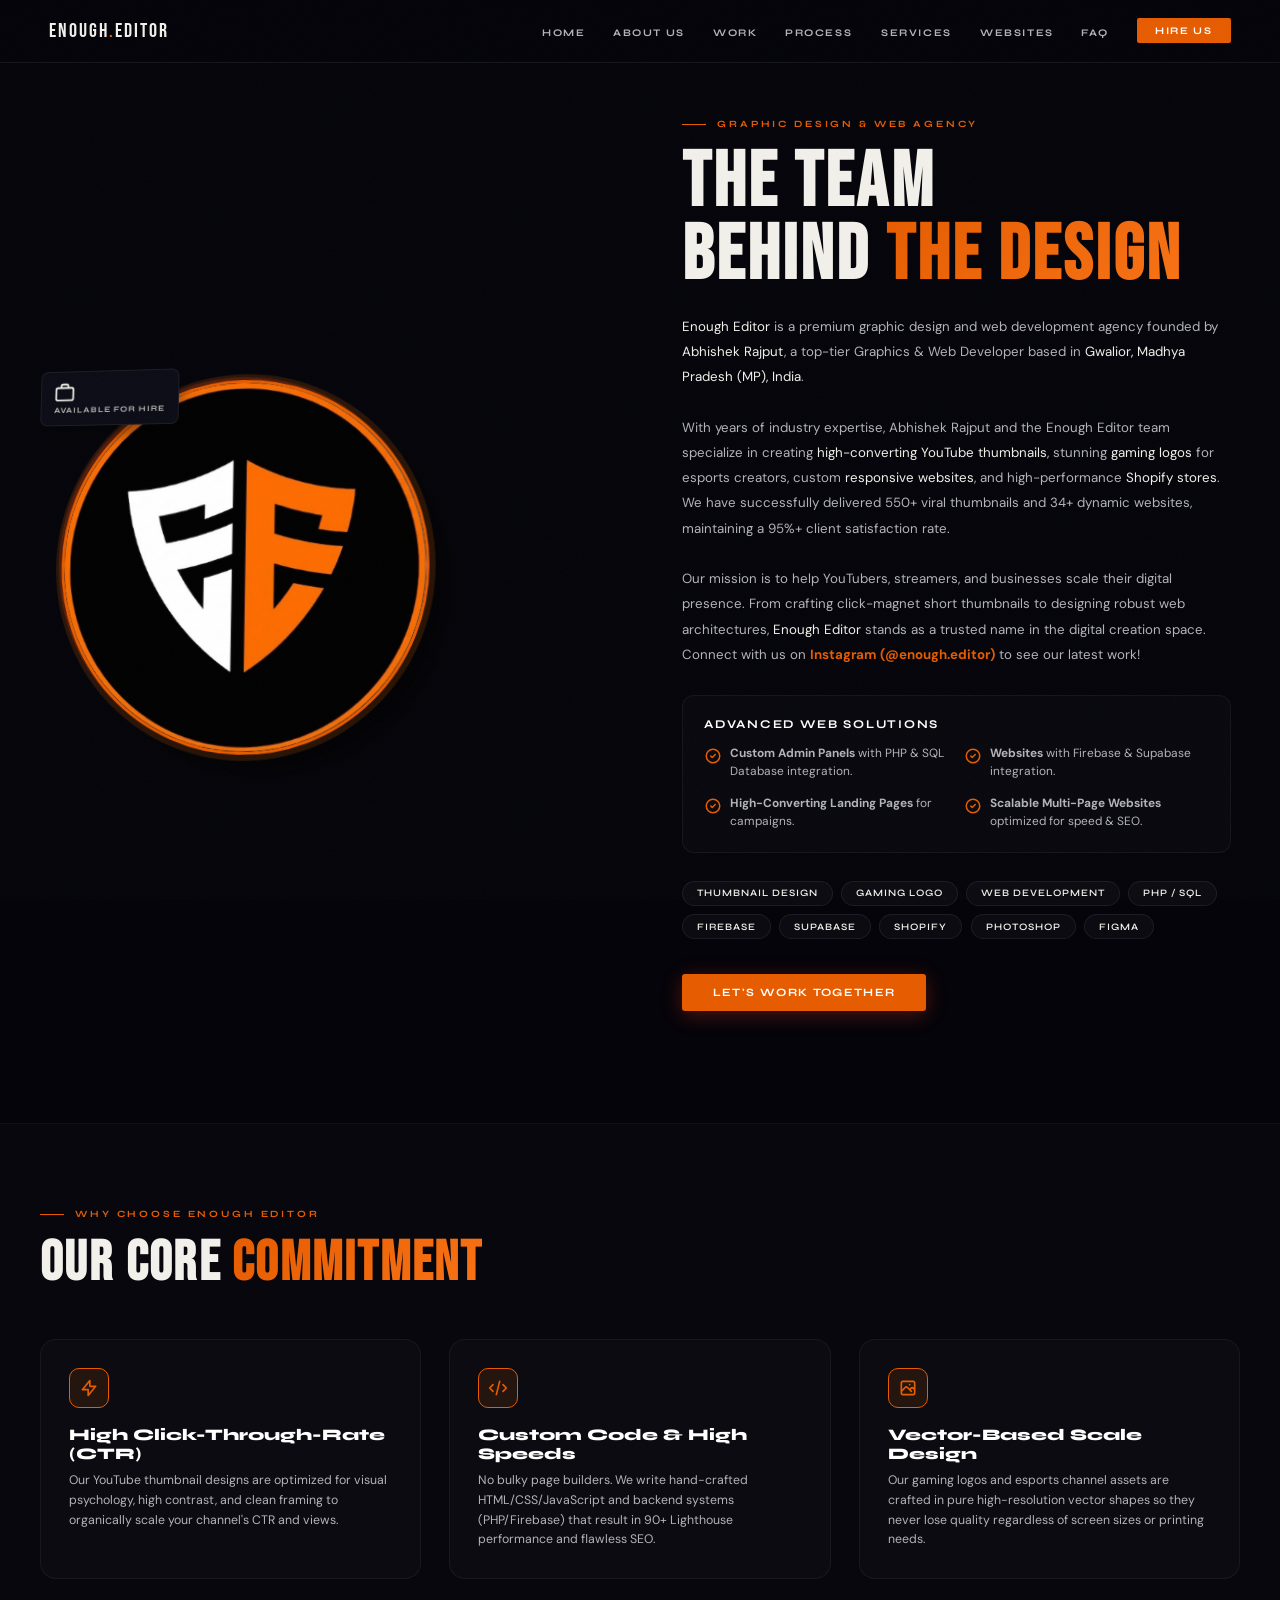
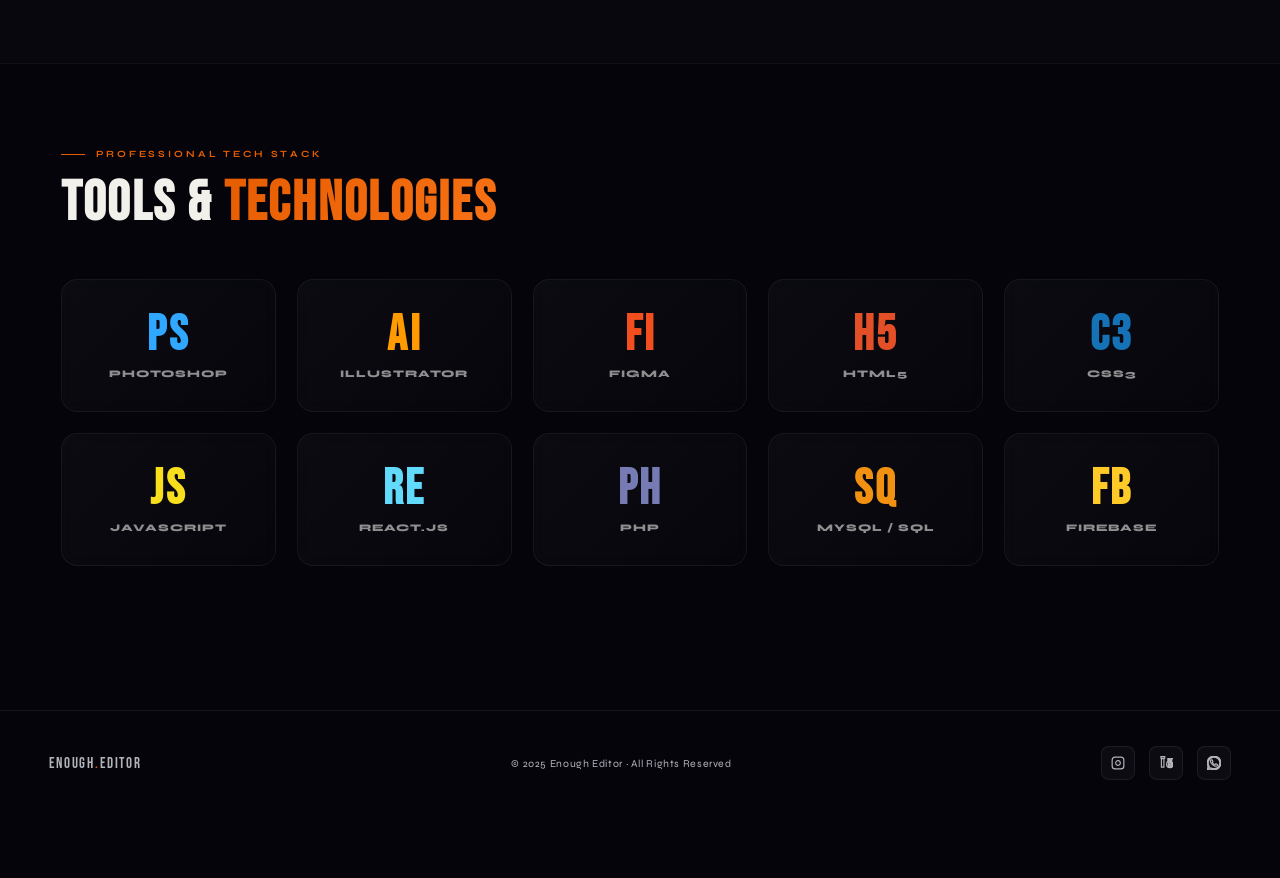
<file: about-us.html>
<!DOCTYPE html>
<html lang="en">

<head>
  <meta charset="UTF-8">
  <meta name="viewport" content="width=device-width, initial-scale=1.0">
  <title>About Us | Enough Editor</title>
  <!-- Favicon -->
  <link rel="icon" type="image/png" href="favicon.png">
  <link rel="apple-touch-icon" href="favicon.png">

  <!-- SEO Meta Tags -->
  <link rel="canonical" href="https://enougheditorportfolio.vercel.app/about-us.html">
  <meta name="description"
    content="Enough Editor creates high-converting YouTube thumbnails, gaming logos, Shopify stores, and modern websites for creators, brands, and businesses.">
  <meta name="keywords"
    content="Enough Editor, Enough Editor Portfolio, YouTube Thumbnail Designer, Gaming Thumbnail Designer, Shopify Website Designer, Freelance Web Designer India, Gaming Logo Designer, Thumbnail Design Services">
  <meta name="author" content="Abhishek Rajput (Enough Editor)">
  <meta name="robots" content="index, follow">
  <meta name="language" content="English">
  <meta name="google-site-verification" content="_KEqO1nF2MOHul9kT4MBeJ7FigmmgYfl-TEuJ7tZtH8" />

  <!-- Open Graph / Facebook -->
  <meta property="og:type" content="website">
  <meta property="og:url" content="https://enougheditorportfolio.vercel.app/">
  <meta property="og:title" content="Enough Editor | YouTube Thumbnail Designer & Web Developer">
  <meta property="og:description"
    content="Gaming thumbnails, logos & web design services by Enough Editor. High-converting Shopify stores and modern websites.">
  <meta property="og:image" content="https://enougheditorportfolio.vercel.app/assets/Thumbnail/Bgmi%20Gaming%20thumbnail.jpg">
  <meta name="twitter:card" content="summary_large_image">
  <meta name="twitter:title" content="Enough Editor | YouTube Thumbnail Designer & Web Developer">
  <meta name="twitter:description"
    content="Gaming thumbnails, logos & web design services by Enough Editor. High-converting Shopify stores and modern websites.">
  
  <!-- JSON-LD Schema Markup -->
  <script type="application/ld+json">
  {
    "@context": "https://schema.org",
    "@graph": [
      {
        "@type": "Organization",
        "@id": "https://enougheditorportfolio.vercel.app/#organization",
        "name": "Enough Editor",
        "url": "https://enougheditorportfolio.vercel.app/",
        "sameAs": [
          "https://www.instagram.com/enough.editor/",
          "https://www.behance.net/abhishekrajput"
        ],
        "founder": {
          "@id": "https://enougheditorportfolio.vercel.app/#person"
        }
      },
      {
        "@type": "Person",
        "@id": "https://enougheditorportfolio.vercel.app/#person",
        "name": "Abhishek Rajput",
        "alternateName": "Enough Editor",
        "jobTitle": "Lead Designer & Developer",
        "url": "https://enougheditorportfolio.vercel.app/",
        "description": "Abhishek Rajput, known professionally as Enough Editor, is a top-tier graphic designer and web developer specializing in high-converting YouTube thumbnails, gaming logos, Shopify stores, and modern digital experiences."
      },
      {
        "@type": "FAQPage",
        "mainEntity": [
          {
            "@type": "Question",
            "name": "Who is Enough Editor?",
            "acceptedAnswer": {
              "@type": "Answer",
              "text": "Enough Editor is the professional moniker of Abhishek Rajput, a lead designer and web developer specializing in YouTube thumbnails, gaming logos, Shopify stores, and modern web applications."
            }
          },
          {
            "@type": "Question",
            "name": "What services does Enough Editor provide?",
            "acceptedAnswer": {
              "@type": "Answer",
              "text": "Enough Editor provides professional graphic design and web development services, including high-converting YouTube thumbnails, brand identity design, UI/UX design, and custom Shopify store development."
            }
          }
        ]
      },
      {
        "@type": "ProfessionalService",
        "name": "Enough Editor Design Services",
        "description": "High-converting YouTube thumbnails, gaming logos, Shopify stores, and modern websites.",
        "url": "https://enougheditorportfolio.vercel.app/",
        "provider": {
          "@id": "https://enougheditorportfolio.vercel.app/#organization"
        },
        "priceRange": "$$"
      }
    ]
  }
  </script>
  
  <link rel="preconnect" href="https://fonts.googleapis.com">
  <link rel="preconnect" href="https://fonts.gstatic.com" crossorigin>
  <link href="https://fonts.googleapis.com/css2?family=Bebas+Neue&family=Syne:wght@400;600;700;800&family=DM+Sans:ital,wght@0,300;0,400;1,300&display=swap" rel="stylesheet" media="print" onload="this.media='all'">
  <noscript>
    <link href="https://fonts.googleapis.com/css2?family=Bebas+Neue&family=Syne:wght@400;600;700;800&family=DM+Sans:ital,wght@0,300;0,400;1,300&display=swap" rel="stylesheet">
  </noscript>
  <link rel="preload" href="assets/Profile Pic/favicon.webp" as="image" fetchpriority="high">
  <style>
.no-scroll{overflow: hidden !important}*,*::before,*::after{margin: 0;padding: 0;box-sizing: border-box}:root{--bg: #04040a;--surface: #0c0c16;--accent: #e65c00;--accent2: #f97316;--gold: #ffc846;--text: #f2f0ea;--muted: #b3b3ba;--glass: rgba(255,255,255,0.03);--glass-b: rgba(255,255,255,0.07)}html{font-size: 14px;scroll-behavior: smooth}body{background: var(--bg);color: var(--text);font-family: 'DM Sans',sans-serif;overflow-x: hidden;cursor: none}#cur{position: fixed;width: 10px;height: 10px;background: var(--accent);border-radius: 50%;pointer-events: none;z-index: 200000;transform: translate(-50%,-50%);transition: width .15s,height .15s,background .2s}#cur-ring{position: fixed;width: 36px;height: 36px;border: 1.5px solid rgba(255,58,31,.5);border-radius: 50%;pointer-events: none;z-index: 199999;transform: translate(-50%,-50%);transition: all .22s cubic-bezier(.2,.8,.3,1)}body::after{content: '';position: fixed;inset: 0;pointer-events: none;z-index: 9000;opacity: .028;background-image: url("data:image/svg+xml,%3Csvg xmlns='http://www.w3.org/2000/svg' width='300' height='300'%3E%3Cfilter id='n'%3E%3CfeTurbulence type='fractalNoise' baseFrequency='.85' numOctaves='4' stitchTiles='stitch'/%3E%3C/filter%3E%3Crect width='300' height='300' filter='url(%23n)'/%3E%3C/svg%3E")}nav{position: fixed;top: 0;left: 0;right: 0;z-index: 700;display: flex;align-items: center;justify-content: space-between;padding: 1.3rem 3.5rem;transition: background .4s,border-color .4s,backdrop-filter .4s;border-bottom: 1px solid transparent}nav.scrolled{background: rgba(4,4,10,.85);border-color: var(--glass-b);backdrop-filter: blur(8px)}.logo{font-family: 'Bebas Neue',sans-serif;font-size: 1.45rem;letter-spacing: .1em;text-decoration: none;color: var(--text)}.logo span{color: var(--accent)}.nav-links{display: flex;gap: 2rem;list-style: none;align-items: center}.nav-links a{font-family: 'Syne',sans-serif;font-size: .72rem;font-weight: 700;letter-spacing: .16em;text-transform: uppercase;color: var(--muted);text-decoration: none;transition: color .2s}.nav-links a:hover{color: var(--text)}.nav-hire{background: var(--accent);color: #fff !important;padding: .48rem 1.3rem;border-radius: 2px;font-family: 'Syne',sans-serif;font-size: .72rem;font-weight: 700;letter-spacing: .12em;text-transform: uppercase;text-decoration: none;transition: background .2s,transform .2s,box-shadow .2s;box-shadow: 0 0 0 0 rgba(255,58,31,0)}.nav-hire:hover{background: #ff1f00;transform: translateY(-1px);box-shadow: 0 8px 20px rgba(255,58,31,.4)}#hero{min-height: 100vh;display: flex;align-items: center;justify-content: center;position: relative;overflow: hidden;padding: 8rem 3.5rem 9rem}.orb{position: absolute;border-radius: 50%;filter: blur(120px);pointer-events: none;animation: orbFloat 10s ease-in-out infinite}.orb1{width: 600px;height: 600px;background: radial-gradient(circle,rgba(255,58,31,.18),transparent 70%);top: -15%;left: -10%;animation-delay: 0s}.orb2{width: 500px;height: 500px;background: radial-gradient(circle,rgba(255,140,0,.12),transparent 70%);bottom: -10%;right: -8%;animation-delay: -5s}.orb3{width: 300px;height: 300px;background: radial-gradient(circle,rgba(100,60,255,.1),transparent 70%);top: 40%;left: 60%;animation-delay: -3s}@keyframes orbFloat{0%,100%{transform: translate(0,0) scale(1)}50%{transform: translate(30px,-30px) scale(1.05)}}.grid-bg{position: absolute;inset: 0;background-image: linear-gradient(rgba(255,58,31,.04) 1px,transparent 1px),linear-gradient(90deg,rgba(255,58,31,.04) 1px,transparent 1px);background-size: 60px 60px;transform: perspective(600px) rotateX(15deg) scale(1.1);transform-origin: bottom center;pointer-events: none;opacity: .7;animation: gridPulse 6s ease-in-out infinite}@keyframes gridPulse{0%,100%{opacity: .5}50%{opacity: .9}}.hero-scene{position: relative;perspective: 1200px;display: flex;flex-direction: column;align-items: center;z-index: 2;text-align: center;max-width: 900px}.hero-tag{font-family: 'Syne',sans-serif;font-size: .72rem;font-weight: 700;letter-spacing: .3em;text-transform: uppercase;color: var(--accent);margin-bottom: 1.5rem;opacity: 0;animation: fadeUp .8s .2s forwards;display: flex;align-items: center;gap: .8rem}.hero-tag::before,.hero-tag::after{content: '';display: block;width: 30px;height: 1px;background: var(--accent)}.hero-name{font-family: 'Bebas Neue',sans-serif;font-size: clamp(4rem,11vw,10rem);line-height: .92;letter-spacing: .04em;color: var(--text);opacity: 0;animation: fadeUp .9s .4s forwards;transform-style: preserve-3d}.hero-name .stroke{-webkit-text-stroke: 2px var(--text);color: transparent;display: block;background: linear-gradient(135deg,var(--accent),var(--accent2));-webkit-background-clip: text;background-clip: text;-webkit-text-fill-color: transparent}.hero-sub{font-family: 'Syne',sans-serif;font-size: 1rem;font-weight: 600;letter-spacing: .2em;text-transform: uppercase;color: var(--text);margin-top: 1.4rem;opacity: 0;animation: fadeUp .8s .6s forwards}.hero-sub span{color: var(--accent)}.hero-desc{font-size: .95rem;line-height: 1.8;color: var(--muted);max-width: 480px;margin-top: 1.8rem;opacity: 0;animation: fadeUp .8s .8s forwards}.hero-btns{display: flex;gap: 1rem;margin-top: 2.8rem;opacity: 0;animation: fadeUp .8s 1s forwards}.btn-primary{background: var(--accent);color: #fff;padding: .85rem 2.2rem;font-family: 'Syne',sans-serif;font-size: .8rem;font-weight: 700;letter-spacing: .12em;text-transform: uppercase;text-decoration: none;border-radius: 3px;transition: all .25s;box-shadow: 0 4px 20px rgba(255,58,31,.3);display: inline-flex;align-items: center;justify-content: center;gap: .6rem}.btn-primary:hover{background: #ff1f00;transform: translateY(-3px) scale(1.02);box-shadow: 0 12px 20px rgba(255,58,31,.45)}.btn-outline{border: 1.5px solid var(--glass-b);color: var(--text);padding: .85rem 2.2rem;font-family: 'Syne',sans-serif;font-size: .8rem;font-weight: 700;letter-spacing: .12em;text-transform: uppercase;text-decoration: none;border-radius: 3px;transition: all .25s;backdrop-filter: blur(8px);background: var(--glass);display: inline-flex;align-items: center;justify-content: center;gap: .6rem}.btn-outline:hover{border-color: var(--accent);color: var(--accent);transform: translateY(-3px)}.hero-float-cards{display: flex;gap: 1.2rem;margin-top: 4rem;opacity: 0;animation: fadeUp .8s 1.2s forwards}.float-card{background: var(--glass);border: 1px solid var(--glass-b);border-radius: 12px;padding: 1rem 1.4rem;backdrop-filter: blur(8px);font-family: 'Syne',sans-serif;transition: transform .3s;transform-style: preserve-3d}.float-card:hover{transform: translateY(-6px) rotateX(6deg)}.float-card .num{font-family: 'Bebas Neue',sans-serif;font-size: 2.2rem;color: var(--accent);line-height: 1}.float-card .label{font-size: .68rem;font-weight: 700;letter-spacing: .14em;text-transform: uppercase;color: var(--muted);margin-top: .2rem}.scroll-indicator{position: absolute;bottom: 2rem;left: 50%;transform: translateX(-50%);display: flex;flex-direction: column;align-items: center;gap: .4rem;opacity: 0;animation: fadeUp .6s 1.8s forwards;font-family: 'Syne',sans-serif;font-size: .6rem;letter-spacing: .2em;text-transform: uppercase;color: var(--muted);z-index: 5;pointer-events: none}.scroll-line{width: 2px;height: 50px;background: linear-gradient(var(--accent),transparent);animation: scrollLine 1.5s ease-in-out infinite;box-shadow: 0 0 8px rgba(255,115,0,0.6)}@keyframes scrollLine{0%{transform: scaleY(0);transform-origin: top}50%{transform: scaleY(1);transform-origin: top}51%{transform: scaleY(1);transform-origin: bottom}100%{transform: scaleY(0);transform-origin: bottom}}@keyframes fadeUp{from{opacity: 0;transform: translateY(30px)}to{opacity: 1;transform: translateY(0)}}section{padding: 8rem 3.5rem;position: relative}.section-label{font-family: 'Syne',sans-serif;font-size: .68rem;font-weight: 700;letter-spacing: .3em;text-transform: uppercase;color: var(--accent);display: flex;align-items: center;gap: .8rem;margin-bottom: 1.2rem}.section-label::before{content: '';display: block;width: 24px;height: 1px;background: var(--accent)}.section-title{font-family: 'Bebas Neue',sans-serif;font-size: clamp(2.8rem,6vw,5.5rem);letter-spacing: .04em;line-height: .95;margin-bottom: 3.5rem}.section-title em{font-style: normal;background: linear-gradient(135deg,var(--accent),var(--accent2));-webkit-background-clip: text;-webkit-text-fill-color: transparent;background-clip: text}#about{display: grid;grid-template-columns: 1fr 1fr;gap: 6rem;align-items: center;max-width: 1200px;margin: 0 auto}.about-visual{position: relative;perspective: 1000px}.profile-3d-wrap{transform-style: preserve-3d;transform: rotateY(-8deg) rotateX(4deg);transition: transform .5s ease}.profile-3d-wrap:hover{transform: rotateY(0deg) rotateX(0deg)}.profile-img-box{position: relative;border-radius: 50%;overflow: hidden;aspect-ratio: 1/1;background: var(--surface);border: 3px solid var(--accent);box-shadow: 0 0 0 6px rgba(255,115,0,.15),20px 20px 20px rgba(0,0,0,.6),-2px -2px 0 1px rgba(255,58,31,.2);max-width: 380px}.profile-img-box img{width: 100%;height: 100%;object-fit: cover;display: block}.badge-float{position: absolute;background: var(--accent);color: #fff;border-radius: 8px;padding: .7rem 1rem;font-family: 'Syne',sans-serif;font-size: .7rem;font-weight: 700;letter-spacing: .1em;text-transform: uppercase;box-shadow: 0 8px 20px rgba(255,58,31,.4);animation: badgeFloat 4s ease-in-out infinite}.badge-float.b1{bottom: -1.5rem;right: -2rem;animation-delay: 0s}.badge-float.b2{top: -1rem;left: -2rem;background: var(--surface);border: 1px solid var(--glass-b);color: var(--text);box-shadow: 0 8px 20px rgba(0,0,0,.4);animation-delay: -2s}.badge-float .b-num{font-family: 'Bebas Neue',sans-serif;font-size: 1.6rem;display: block;line-height: 1}.badge-float .b-txt{font-size: .6rem;opacity: .75}@keyframes badgeFloat{0%,100%{transform: translateY(0)}50%{transform: translateY(-10px)}}.about-text .section-title{margin-bottom: 1.5rem}.about-bio{color: var(--muted);line-height: 1.9;font-size: .95rem;margin-bottom: 2rem}.about-bio strong{color: var(--text);font-weight: 400}.skills-grid{display: flex;flex-wrap: wrap;gap: .6rem;margin-bottom: 2.5rem}.skill-tag{background: var(--glass);border: 1px solid var(--glass-b);padding: .4rem 1rem;border-radius: 40px;font-family: 'Syne',sans-serif;font-size: .7rem;font-weight: 600;letter-spacing: .1em;text-transform: uppercase;color: var(--text);transition: all .2s}.skill-tag:hover{border-color: var(--accent);color: var(--accent);background: rgba(255,58,31,.06)}.h-scroll-wrapper{position: relative;background: var(--surface);border-bottom: 1px solid var(--glass-b)}#gaming-logos-wrapper{background: var(--bg)}.sticky-container{position: sticky;top: 0;height: 100vh;width: 100%;overflow: hidden;display: flex;flex-direction: column;padding-top: max(90px,15vh)}.sticky-header{padding: 0 max(3.5rem,calc((100vw - 1200px) / 2));width: 100%;margin: 0 auto 2.5rem}.h-scroll-track{display: flex;gap: 2.5rem;width: max-content;will-change: transform;transform-origin: center center}.h-scroll-track[data-dir="forward"],.h-scroll-track[data-dir="reverse"]{padding: 0 max(3.5rem,calc((100vw - 1200px) / 2))}.sticky-header{display: flex;justify-content: space-between;align-items: flex-end;flex-wrap: wrap;gap: 1rem}.scroll-toggle{display: flex;align-items: center;gap: 12px;background: var(--surface);padding: 8px 16px;border-radius: 30px;border: 1px solid var(--glass-b)}.toggle-label{font-size: 0.85rem;color: var(--muted);font-weight: 700;text-transform: uppercase;letter-spacing: 1px}.switch{position: relative;display: inline-block;width: 44px;height: 24px}.switch input{opacity: 0;width: 0;height: 0}.slider{position: absolute;cursor: pointer;top: 0;left: 0;right: 0;bottom: 0;background-color: var(--glass-b);transition: .4s;border-radius: 24px}.slider:before{position: absolute;content: "";height: 18px;width: 18px;left: 3px;bottom: 3px;background-color: var(--muted);transition: .4s;border-radius: 50%}input:checked+.slider{background-color: rgba(255,58,31,0.1);border: 1px solid rgba(255,58,31,0.4)}input:checked+.slider:before{transform: translateX(18px);background-color: var(--accent)}.h-scroll-wrapper.scroll-off{height: auto !important;padding: 6rem 0}.h-scroll-wrapper.scroll-off .sticky-container{position: relative !important;height: auto !important;overflow: visible !important}.h-scroll-wrapper.scroll-off .sticky-header{margin-bottom: 3rem}.h-scroll-wrapper.scroll-off .h-scroll-track{overflow-x: auto;padding-bottom: 2rem;scroll-snap-type: x mandatory;transform: none !important;width: 100vw}.h-scroll-wrapper.scroll-off .work-slide,.h-scroll-wrapper.scroll-off .logo-slide,.h-scroll-wrapper.scroll-off .short-slide{scroll-snap-align: center}.h-scroll-wrapper.scroll-off .h-scroll-track::-webkit-scrollbar{height: 6px}.h-scroll-wrapper.scroll-off .h-scroll-track::-webkit-scrollbar-track{background: var(--surface)}.h-scroll-wrapper.scroll-off .h-scroll-track::-webkit-scrollbar-thumb{background: var(--accent);border-radius: 4px}.mobile-swipe-indicator{display: none}@media(max-width: 900px){.sticky-header{padding: 0 1.5rem;flex-direction: column;align-items: flex-start}.h-scroll-track[data-dir="forward"],.h-scroll-track[data-dir="reverse"]{padding: 0 1.5rem;gap: 1.5rem}.mobile-swipe-indicator{display: flex;flex-direction: column;align-items: center;gap: 0.4rem;font-family: 'Syne',sans-serif;font-size: 0.65rem;font-weight: 700;letter-spacing: 0.2em;text-transform: uppercase;color: var(--accent);margin-top: 1.2rem;width: 140px;align-self: center}.mobile-swipe-indicator .scroll-line{height: 35px}.h-scroll-wrapper.scroll-off .mobile-swipe-indicator{display: none !important}}.work-slide{width: 30rem;flex-shrink: 0}.work-slide .p-card{aspect-ratio: 16/10;height: auto}.logo-slide{width: 22rem;flex-shrink: 0}.logo-slide .p-card{aspect-ratio: 1;height: auto}.short-slide{width: 22rem;flex-shrink: 0}.short-slide .p-card{aspect-ratio: 9/16;height: auto}.p-card{position: relative;border-radius: 14px;overflow: hidden;background: var(--bg);border: 1px solid var(--glass-b);cursor: pointer;transition: transform .4s cubic-bezier(.2,.8,.3,1),box-shadow .4s;transform-style: preserve-3d;will-change: transform}.p-card:hover{transform: translateY(-12px) rotateX(6deg) rotateY(-3deg) scale(1.02);box-shadow: 0 20px 20px rgba(0,0,0,.5),0 0 0 1px rgba(255,58,31,.2),inset 0 1px 0 rgba(255,255,255,.06);z-index: 10}.p-card img{width: 100%;height: 100%;object-fit: cover;display: block;transition: transform .5s}.p-card:hover img{transform: scale(1.05)}.p-card-overlay{position: absolute;inset: 0;background: linear-gradient(to top,rgba(4,4,10,.92) 0%,transparent 50%);opacity: 0;transition: opacity .3s;display: flex;flex-direction: column;justify-content: flex-end;padding: 1.2rem}.p-card:hover .p-card-overlay{opacity: 1}.p-card-title{font-family: 'Syne',sans-serif;font-size: .85rem;font-weight: 700;color: #fff;margin-bottom: .2rem}.p-card-type{font-family: 'Syne',sans-serif;font-size: .62rem;font-weight: 600;letter-spacing: .14em;text-transform: uppercase;color: var(--accent)}.p-card::after{content: '';position: absolute;inset: 0;background: linear-gradient(135deg,rgba(255,255,255,.04) 0%,transparent 60%);pointer-events: none}.marquee-strip{width: 100%;overflow: hidden;border-top: 1px solid var(--glass-b);border-bottom: 1px solid var(--glass-b);padding: 1rem 0;background: var(--bg);display: flex;align-items: center}.marquee-track{display: flex;gap: 2.5rem;white-space: nowrap;animation: marquee 20s linear infinite}.marquee-track .m-item{font-family: 'Bebas Neue',sans-serif;font-size: 1.1rem;letter-spacing: .1em;color: var(--muted);display: flex;align-items: center;gap: .8rem}.marquee-track .m-item span{color: var(--accent);font-size: 1rem}@keyframes marquee{0%{transform: translateX(0)}100%{transform: translateX(-50%)}}#services{position: relative;overflow: hidden}#services::before{content: '';position: absolute;inset: 0;pointer-events: none;background: radial-gradient(ellipse 60% 50% at 20% 50%,rgba(255,115,0,.06) 0%,transparent 60%),radial-gradient(ellipse 50% 60% at 80% 50%,rgba(255,58,31,.05) 0%,transparent 60%)}.services-inner-wrap{max-width: 1200px;margin: 0 auto;position: relative;z-index: 1}.services-header{display: flex;align-items: flex-end;justify-content: space-between;margin-bottom: 3.5rem;flex-wrap: wrap;gap: 1rem}.services-header-left .section-title{margin-bottom: .5rem}.services-count{font-family: 'Bebas Neue',sans-serif;font-size: 5rem;line-height: 1;color: rgba(255,255,255,.04);letter-spacing: .02em;user-select: none;pointer-events: none}.services-grid{position: relative;display: flex;flex-direction: column;gap: 4rem;padding: 2rem 0}.services-grid::before{content: '';position: absolute;top: 0;bottom: 0;left: 50%;width: 2px;background: linear-gradient(to bottom,transparent,rgba(255,115,0,.15) 15%,rgba(255,115,0,.15) 85%,transparent);transform: translateX(-50%);z-index: 0}.timeline-progress{content: '';position: absolute;top: 0;left: 50%;width: 3px;background: linear-gradient(to bottom,rgba(255,115,0,.5),#ff7300,#ffaa00);transform: translateX(-50%);z-index: 1;height: 0%;box-shadow: 0 0 15px rgba(255,115,0,.9),0 0 20px rgba(255,115,0,.6),0 0 20px rgba(255,115,0,.4);transition: height 0.1s ease-out}.timeline-progress::after{content: '';position: absolute;bottom: 0;left: 50%;transform: translateX(-50%);width: 12px;height: 35px;background: #ffaa00;border-radius: 50%;filter: blur(6px);box-shadow: 0 0 20px #ffaa00,0 0 20px #ff7300}.s-card{background: linear-gradient(135deg,rgba(255,255,255,.04) 0%,rgba(255,255,255,.015) 100%);border: 1px solid rgba(255,255,255,.08);border-top-color: rgba(255,255,255,.14);border-radius: 20px;padding: 1.8rem 1.8rem 1.6rem;transition: border-color .35s,box-shadow .35s,transform .2s cubic-bezier(.2,.8,.3,1),opacity .5s,filter .5s;position: relative;overflow: visible;cursor: pointer;backdrop-filter: blur(8px);width: calc(50% - 3rem);margin: 0;z-index: 2;opacity: 0.3;filter: grayscale(1)}.s-card.active{opacity: 1;filter: grayscale(0)}.s-card:nth-child(odd){align-self: flex-start;text-align: right}.s-card:nth-child(even){align-self: flex-end;text-align: left}.s-card:nth-child(odd) .s-tags{justify-content: flex-end}.s-card:nth-child(odd) .s-icon{margin-left: auto;margin-right: 0}.s-card:nth-child(odd)::before{right: auto;left: 1.2rem}.timeline-dot{position: absolute;top: 50%;width: 24px;height: 24px;background: #10101e;border: 4px solid #ff7300;border-radius: 50%;z-index: 10;opacity: 0;box-shadow: 0 0 15px #ff7300,inset 0 0 5px #ff7300}.s-card:nth-child(odd) .timeline-dot{right: -3rem;transform: translate(50%,-50%) scale(0)}.s-card:nth-child(even) .timeline-dot{left: -3rem;transform: translate(-50%,-50%) scale(0)}.s-card.active .timeline-dot{opacity: 1;animation: pulseDot 2s infinite}.s-card.active:nth-child(odd) .timeline-dot{transform: translate(50%,-50%) scale(1);transition: opacity .5s .1s,transform .5s .1s cubic-bezier(.2,.8,.3,1)}.s-card.active:nth-child(even) .timeline-dot{transform: translate(-50%,-50%) scale(1);transition: opacity .5s .1s,transform .5s .1s cubic-bezier(.2,.8,.3,1)}@keyframes pulseDot{0%{box-shadow: 0 0 15px #ff7300,inset 0 0 5px #ff7300,0 0 0 0 rgba(255,115,0,0.6)}50%{box-shadow: 0 0 20px #ffaa00,inset 0 0 15px #ff7300,0 0 0 20px rgba(255,115,0,0)}100%{box-shadow: 0 0 15px #ff7300,inset 0 0 5px #ff7300,0 0 0 0 rgba(255,115,0,0)}}.s-card::before{content: attr(data-num);position: absolute;top: -0.5rem;right: 1.2rem;font-family: 'Bebas Neue',sans-serif;font-size: 5.5rem;color: rgba(255,255,255,.03);line-height: 1;pointer-events: none;letter-spacing: .02em;transition: color .35s}.s-card::after{content: '';position: absolute;inset: 0;border-radius: 20px;background: radial-gradient(400px circle at var(--x,50%) var(--y,50%),rgba(255,115,0,.15),transparent 60%);opacity: 0;transition: opacity .35s;pointer-events: none}.s-card:hover{border-color: rgba(255,115,0,.4);border-top-color: rgba(255,255,255,.3);transform: translateY(-8px) scale(1.02);box-shadow: 0 20px 20px rgba(0,0,0,.5),0 0 0 1px rgba(255,115,0,.2),inset 0 1px 0 rgba(255,255,255,.15)}.s-card:hover::after{opacity: 1}.s-card:hover::before{color: rgba(255,115,0,.06)}.s-icon{width: 44px;height: 44px;background: linear-gradient(135deg,rgba(255,115,0,.2),rgba(255,58,31,.1));border: 1px solid rgba(255,115,0,.25);border-radius: 12px;display: flex;align-items: center;justify-content: center;margin-bottom: 1.3rem;transition: all .3s;box-shadow: 0 4px 16px rgba(255,115,0,.12),inset 0 1px 0 rgba(255,255,255,.1)}.s-card:hover .s-icon{background: linear-gradient(135deg,rgba(255,115,0,.3),rgba(255,58,31,.18));border-color: rgba(255,115,0,.5);box-shadow: 0 6px 20px rgba(255,115,0,.25),inset 0 1px 0 rgba(255,255,255,.15);transform: scale(1.08) rotate(-3deg)}.s-icon svg{width: 20px;height: 20px;stroke: var(--accent);fill: none;stroke-width: 1.8}.s-title{font-family: 'Syne',sans-serif;font-size: 1.05rem;font-weight: 800;color: rgba(255,255,255,.95);margin-bottom: .55rem;letter-spacing: .01em}.s-desc{font-size: .83rem;color: var(--muted);line-height: 1.8;font-weight: 400}.s-tags{display: flex;flex-wrap: wrap;gap: .35rem;margin-top: 1.1rem}.s-tag{font-family: 'Syne',sans-serif;font-size: .58rem;font-weight: 700;letter-spacing: .12em;text-transform: uppercase;background: rgba(255,255,255,.05);border: 1px solid rgba(255,255,255,.1);padding: .22rem .65rem;border-radius: 100px;color: rgba(255,255,255,.45);transition: all .2s}.s-card:hover .s-tag{border-color: rgba(255,115,0,.3);color: rgba(255,115,0,.8);background: rgba(255,115,0,.06)}.modal-overlay{position: fixed;top: 0;left: 0;width: 100vw;height: 100vh;background: rgba(4,4,10,0.85);backdrop-filter: blur(8px);z-index: 10000;display: flex;align-items: center;justify-content: center;opacity: 0;pointer-events: none;transition: 0.3s cubic-bezier(0.2,0.8,0.3,1)}.modal-overlay.active{opacity: 1;pointer-events: auto}.modal-content{background: var(--surface);padding: 2.5rem;border-radius: 20px;border: 1px solid var(--glass-b);max-width: 420px;width: 90%;transform: translateY(30px) scale(0.95);transition: 0.4s cubic-bezier(0.2,0.8,0.3,1);position: relative;box-shadow: 0 20px 20px rgba(0,0,0,0.5)}.modal-overlay.active .modal-content{transform: translateY(0) scale(1)}.modal-close{position: absolute;top: 1.2rem;right: 1.2rem;background: var(--glass);border: 1px solid var(--glass-b);color: var(--muted);cursor: pointer;width: 32px;height: 32px;border-radius: 50%;display: flex;align-items: center;justify-content: center;font-size: 1.2rem;transition: 0.2s}.modal-close:hover{color: var(--text);background: var(--glass-b)}.modal-title{font-family: 'Syne',sans-serif;font-size: 1.6rem;margin-bottom: 0.5rem}.modal-desc{color: var(--muted);font-size: 0.95rem;margin-bottom: 2rem;line-height: 1.5}.modal-options{display: flex;flex-direction: column;gap: 0.8rem}.modal-btn{background: var(--bg);border: 1px solid var(--glass-b);padding: 1.2rem;border-radius: 12px;color: var(--text);cursor: pointer;font-family: 'DM Sans',sans-serif;font-size: 1rem;font-weight: 600;transition: 0.2s;text-align: left;display: flex;align-items: center;gap: 1rem}.modal-btn:hover{border-color: var(--accent);background: rgba(255,115,0,0.05);transform: translateY(-2px)}.modal-btn svg{flex-shrink: 0}#websites{background: var(--bg);padding: 8rem 3.5rem;overflow: hidden}.websites-inner{max-width: 1200px;margin: 0 auto}.websites-grid{display: grid;grid-template-columns: repeat(2,1fr);gap: 1.5rem;margin-top: 1rem}.w-card{position: relative;aspect-ratio: 16/10;perspective: 2000px;cursor: pointer;background: transparent;border: none}.w-card-inner{position: relative;width: 100%;height: 100%;transition: transform 0.9s cubic-bezier(0.19,1,0.22,1);transform-style: preserve-3d}.w-card.flipped .w-card-inner{transform: rotateY(180deg) scale(1.05)}.w-card-front,.w-card-back{position: absolute;inset: 0;width: 100%;height: 100%;backface-visibility: hidden;border-radius: 20px;overflow: hidden;border: 1px solid var(--glass-b);box-shadow: 0 15px 20px rgba(0,0,0,0.3)}.w-card-front{background: var(--surface);display: flex;flex-direction: column}.w-card-back{background: linear-gradient(145deg,#0c0c16,#151525);transform: rotateY(180deg) translateZ(1px);padding: 1.8rem;display: flex;flex-direction: column;border: 1px solid rgba(255,115,0,0.2)}.w-card .w-overlay{position: absolute;inset: 0;background: linear-gradient(to top,rgba(0,0,0,1) 0%,rgba(0,0,0,0.7) 35%,transparent 70%);display: flex;flex-direction: column;justify-content: flex-end;padding: 1.5rem;z-index: 2}.back-header{margin-bottom: 1.2rem;border-bottom: 1px solid rgba(255,255,255,0.05);padding-bottom: 0.8rem}.back-title{font-family: 'Bebas Neue',sans-serif;font-size: 1.8rem;color: var(--accent);letter-spacing: 1px}.back-list{list-style: none;display: flex;flex-direction: column;gap: 0.6rem;overflow-y: auto;padding-right: 5px}.back-list::-webkit-scrollbar{width: 4px}.back-list::-webkit-scrollbar-thumb{background: var(--glass-b);border-radius: 10px}.back-item{display: flex;gap: 0.8rem;font-size: 0.78rem;line-height: 1.4;color: rgba(255,255,255,0.8)}.back-item svg{flex-shrink: 0;width: 14px;height: 14px;stroke: var(--accent);margin-top: 2px}.back-item strong{color: #fff;font-weight: 700;margin-right: 4px}.view-website-btn{margin-top: auto;padding: .6rem 1.4rem;background: var(--accent);color: #fff;text-decoration: none;border-radius: 6px;font-family: 'Syne',sans-serif;font-size: .7rem;font-weight: 800;text-transform: uppercase;letter-spacing: .12em;width: fit-content;display: flex;align-items: center;gap: .6rem;transition: all .3s cubic-bezier(.2,.8,.3,1);position: relative;z-index: 100;pointer-events: auto;transform: translateZ(20px)}.view-website-btn:hover{background: #fff;color: var(--bg);transform: translateY(-3px);box-shadow: 0 10px 20px rgba(255,115,0,0.3)}.browser-bar{background: #141420;padding: .6rem 1rem;display: flex;align-items: center;gap: .5rem;border-bottom: 1px solid rgba(255,255,255,0.05);flex-shrink: 0}.browser-dot{width: 9px;height: 9px;border-radius: 50%}.bd1{background: #ff5f56;box-shadow: 0 0 5px rgba(255,95,86,0.3)}.bd2{background: #ffbd2e;box-shadow: 0 0 5px rgba(255,189,46,0.3)}.bd3{background: #27c93f;box-shadow: 0 0 5px rgba(39,201,63,0.3)}.browser-url{flex: 1;background: rgba(255,255,255,0.03);border: 1px solid rgba(255,255,255,0.05);border-radius: 6px;height: 18px;margin-left: 0.5rem;display: flex;align-items: center;justify-content: center;font-size: 0.6rem;color: rgba(255,255,255,0.85);font-family: 'DM Sans',sans-serif;letter-spacing: 0.04em}.w-label{font-family: 'Syne',sans-serif;font-size: .62rem;font-weight: 700;letter-spacing: .18em;text-transform: uppercase;color: var(--accent);margin-bottom: .3rem}.w-name{font-family: 'Bebas Neue',sans-serif;font-size: 1.9rem;letter-spacing: .06em;color: #fff;line-height: 1}.w-platform{display: inline-flex;align-items: center;gap: .5rem;background: rgba(255,115,0,0.12);border: 1px solid var(--accent);padding: .35rem .9rem;border-radius: 20px;font-family: 'Syne',sans-serif;font-size: .6rem;font-weight: 700;letter-spacing: .1em;text-transform: uppercase;color: var(--accent);margin-top: .8rem;width: fit-content}.w-platform svg{width: 12px;height: 12px}.flip-hint{position: absolute;bottom: 1.2rem;right: 1.5rem;font-size: 0.55rem;font-weight: 800;letter-spacing: 0.12em;color: rgba(255,255,255,0.4);text-transform: uppercase;display: flex;align-items: center;gap: 0.5rem;transition: all 0.3s cubic-bezier(.2,.8,.3,1);pointer-events: none}.w-card:hover .flip-hint{color: var(--accent);transform: translateX(-5px)}.flip-hint svg{width: 12px;height: 12px;stroke: var(--accent);stroke-width: 3}#hire{padding: 10rem 3.5rem;position: relative;overflow: hidden;text-align: center}.hire-bg{position: absolute;inset: 0;pointer-events: none;background: radial-gradient(ellipse 80% 60% at 50% 50%,rgba(255,58,31,.08),transparent);animation: hirePulse 6s ease-in-out infinite}@keyframes hirePulse{0%,100%{opacity: .6}50%{opacity: 1}}.hire-grid{position: absolute;inset: 0;background-image: linear-gradient(rgba(255,58,31,.03) 1px,transparent 1px),linear-gradient(90deg,rgba(255,58,31,.03) 1px,transparent 1px);background-size: 40px 40px;pointer-events: none}.hire-inner{position: relative;z-index: 1;max-width: 800px;margin: 0 auto}.hire-avail{display: inline-flex;align-items: center;gap: .6rem;background: rgba(39,201,63,.1);border: 1px solid rgba(39,201,63,.2);padding: .4rem 1rem;border-radius: 40px;font-family: 'Syne',sans-serif;font-size: .65rem;font-weight: 700;letter-spacing: .14em;text-transform: uppercase;color: #27c93f;margin-bottom: 2rem}.hire-avail::before{content: '';width: 6px;height: 6px;border-radius: 50%;background: #27c93f;animation: pulse 2s infinite}@keyframes pulse{0%,100%{box-shadow: 0 0 0 0 rgba(39,201,63,.4)}50%{box-shadow: 0 0 0 8px rgba(39,201,63,0)}}.hire-title{font-family: 'Bebas Neue',sans-serif;font-size: clamp(3rem,8vw,7rem);letter-spacing: .04em;line-height: .92;margin-bottom: 1.5rem}.hire-title .line2{display: block;background: linear-gradient(135deg,var(--accent),var(--accent2),var(--gold));-webkit-background-clip: text;-webkit-text-fill-color: transparent;background-clip: text}.hire-sub{font-size: .95rem;color: var(--muted);line-height: 1.8;max-width: 520px;margin: 0 auto 3rem}.hire-btns{display: flex;gap: 1rem;justify-content: center;flex-wrap: wrap}.hire-contact-row{display: flex;gap: 2rem;justify-content: center;flex-wrap: wrap;margin-top: 3rem;padding-top: 3rem;border-top: 1px solid var(--glass-b)}.contact-item{display: flex;align-items: center;gap: .8rem;font-family: 'Syne',sans-serif;font-size: .78rem;font-weight: 600;letter-spacing: .08em;color: var(--muted);text-decoration: none;transition: color .2s}.contact-item:hover{color: var(--text)}.contact-item svg{width: 16px;height: 16px;stroke: var(--accent);fill: none;stroke-width: 2}footer{padding: 2.5rem 3.5rem 7rem;border-top: 1px solid var(--glass-b);display: flex;align-items: center;justify-content: space-between;flex-wrap: wrap;gap: 1rem}.footer-logo{font-family: 'Bebas Neue',sans-serif;font-size: 1.1rem;letter-spacing: .12em;color: var(--muted)}.footer-logo span{color: var(--accent)}.footer-copy{font-size: .75rem;color: var(--muted);font-family: 'Syne',sans-serif;letter-spacing: .06em}.footer-social{display: flex;gap: 1rem}.footer-social a{width: 34px;height: 34px;border-radius: 8px;background: var(--glass);border: 1px solid var(--glass-b);display: flex;align-items: center;justify-content: center;transition: all .2s}.footer-social a:hover{background: rgba(255,58,31,.12);border-color: rgba(255,58,31,.3)}.footer-social a svg{width: 14px;height: 14px;stroke: var(--muted);fill: none;stroke-width: 2;transition: stroke .2s}.footer-social a:hover svg{stroke: var(--accent)}.reveal{opacity: 0;transform: translateY(40px);transition: opacity .8s,transform .8s cubic-bezier(.2,.8,.3,1)}.reveal.visible{opacity: 1;transform: translateY(0)}.reveal-left{opacity: 0;transform: translateX(-50px);transition: opacity .8s,transform .8s cubic-bezier(.2,.8,.3,1)}.reveal-left.visible{opacity: 1;transform: translateX(0)}.reveal-right{opacity: 0;transform: translateX(50px);transition: opacity .8s,transform .8s cubic-bezier(.2,.8,.3,1)}.reveal-right.visible{opacity: 1;transform: translateX(0)}.delay-1{transition-delay: .1s}.delay-2{transition-delay: .2s}.delay-3{transition-delay: .3s}.delay-4{transition-delay: .4s}.delay-5{transition-delay: .5s}.nav-hamburger{display: none;flex-direction: column;justify-content: center;gap: 5px;background: none;border: none;cursor: pointer;padding: 4px;z-index: 800}.nav-hamburger span{display: block;width: 24px;height: 2px;background: var(--text);border-radius: 2px;transition: all .3s}.nav-hamburger.open span:nth-child(1){transform: translateY(7px) rotate(45deg)}.nav-hamburger.open span:nth-child(2){opacity: 0}.nav-hamburger.open span:nth-child(3){transform: translateY(-7px) rotate(-45deg)}.mobile-menu{display: none;position: fixed;top: 0;left: 0;right: 0;bottom: 0;background: rgba(4,4,10,.97);backdrop-filter: blur(8px);z-index: 750;flex-direction: column;align-items: center;justify-content: center;gap: 2.5rem;opacity: 0;transition: opacity .3s}.mobile-menu.open{display: flex;opacity: 1}.mobile-menu a{font-family: 'Bebas Neue',sans-serif;font-size: 2.5rem;letter-spacing: .1em;color: var(--text);text-decoration: none;transform: translateY(30px);opacity: 0;transition: transform 0.5s cubic-bezier(0.2,0.8,0.3,1),opacity 0.5s,color 0.2s}.mobile-menu.open a{transform: translateY(0);opacity: 1}.mobile-menu.open a:nth-of-type(1){transition-delay: 0.1s}.mobile-menu.open a:nth-of-type(2){transition-delay: 0.15s}.mobile-menu.open a:nth-of-type(3){transition-delay: 0.2s}.mobile-menu.open a:nth-of-type(4){transition-delay: 0.25s}.mobile-menu.open a:nth-of-type(5){transition-delay: 0.3s}.mobile-menu.open a:nth-of-type(6){transition-delay: 0.35s}.mobile-menu a:hover,.mobile-menu a:active{color: var(--accent)}.mobile-menu .mob-hire{background: var(--accent);color: #fff !important;padding: .6rem 2.5rem;border-radius: 4px;font-size: 2rem}.mob-close{position: absolute;top: 1.5rem;right: 1.5rem;background: rgba(255,255,255,.08);border: 1px solid rgba(255,255,255,.12);border-radius: 50%;width: 44px;height: 44px;display: flex;align-items: center;justify-content: center;color: var(--text);cursor: pointer;transition: all .2s}.mob-close:hover{background: rgba(255,115,0,.15);border-color: rgba(255,115,0,.4);color: var(--accent)}@media(max-width:900px){#cur,#cur-ring{display: none}body{cursor: auto}nav{padding: 1rem 1.5rem}.nav-links{display: none}.nav-hamburger{display: flex}section{padding: 5rem 1.5rem}#hero{padding: 6rem 1.5rem 3rem}#about{grid-template-columns: 1fr;gap: 3rem}.profile-img-box{max-width: 240px;margin: 0 auto}.about-text{text-align: center;display: flex;flex-direction: column;align-items: center}.skills-grid{justify-content: center}#services,#websites{overflow: visible !important}.services-inner-wrap .section-label,.services-inner-wrap .section-title{margin-left: -1.5rem;margin-right: -1.5rem;padding-left: 1.5rem;padding-right: 1.5rem;width: auto}.services-inner-wrap .section-label{position: sticky;z-index: 20;background: var(--surface);top: 35px;padding-top: 2rem;margin-bottom: 0;box-shadow: none}.services-inner-wrap .section-title{position: sticky;z-index: 20;background: var(--surface);top: 80px;padding-bottom: 1rem}.services-grid{display: flex;flex-direction: column;gap: 2rem;padding: 1.5rem 0}.services-grid::before{display: block;left: 10px;transform: none}.timeline-progress{left: 10px;transform: none}.s-card{width: calc(100% - 30px);padding: 1.2rem;align-self: flex-end !important;position: sticky;text-align: left !important}.timeline-dot{display: block}.s-card:nth-child(1){top: 130px;z-index: 1}.s-card:nth-child(2){top: 145px;z-index: 2}.s-card:nth-child(3){top: 160px;z-index: 3}.s-card:nth-child(4){top: 175px;z-index: 4}.s-card:nth-child(5){top: 190px;z-index: 5}.s-card:nth-child(6){top: 205px;z-index: 6}.s-card:nth-child(odd) .s-tags{justify-content: flex-start}.s-card:nth-child(odd) .s-icon{margin-left: 0;margin-right: auto}.s-card:nth-child(odd)::before{right: 0.5rem;left: auto}.s-card:nth-child(odd) .timeline-dot,.s-card:nth-child(even) .timeline-dot{left: -19px;right: auto;transform: translate(-50%,-50%) scale(0)}.s-card.active:nth-child(odd) .timeline-dot,.s-card.active:nth-child(even) .timeline-dot{transform: translate(-50%,-50%) scale(1)}.s-title{font-size: .9rem;margin-bottom: .4rem}.s-desc{font-size: .7rem;line-height: 1.4;margin-bottom: .8rem}.s-icon{width: 28px;height: 28px;margin-bottom: .6rem;border-radius: 8px}.s-icon svg{width: 14px;height: 14px}.s-tag{font-size: .45rem;padding: .2rem .4rem}.s-tags{gap: .3rem;flex-wrap: wrap}.s-card::before{font-size: 2.5rem;top: -0.2rem}.websites-grid{grid-template-columns: 1fr}.hero-float-cards{flex-wrap: wrap;justify-content: center;gap: .8rem}.float-card{min-width: 120px;padding: 1rem 1.2rem}#hire{padding: 6rem 1.5rem}footer{padding: 2rem 1.5rem 6rem;flex-direction: column;align-items: center;text-align: center}.hero-char{width: 180px;right: 0;top: 12%;opacity: 0.55}.hire-char{display: none}.scroll-toggle{scale: .85;transform-origin: right}}@media(max-width:600px){html{font-size: 13px}#hero{padding: 3.2rem 1.2rem 2rem;align-items: center;min-height: 100svh}.scroll-indicator{display: none}.hero-scene{align-items: center;text-align: center;max-width: 100%}.hero-tag{font-size: .62rem;letter-spacing: .2em}.hero-name{font-size: clamp(3.5rem,17vw,6rem)}.hero-btns{flex-direction: column;width: 100%;gap: .8rem;align-items: center;margin-top: 1.5rem}.btn-primary,.btn-outline{text-align: center;width: 90%;max-width: 320px;justify-content: center}.hero-float-cards{display: grid;grid-template-columns: 1fr 1fr;gap: .7rem;width: 100%;margin-top: 1.5rem}.float-card{padding: .9rem 1rem}.float-card .num{font-size: 1.5rem}.hero-char{display: none}.sticky-header{padding: .8rem 1.2rem}.section-title{font-size: clamp(1.6rem,9vw,3rem)}.p-card{border-radius: 10px}.work-slide,.logo-slide{min-width: 260px}.short-slide{min-width: 150px}.about-stats{grid-template-columns: 1fr 1fr}.s-card{padding: 1.6rem}#services{z-index: 4;overflow: visible !important}.pills-section{z-index: 5}#websites{z-index: 6;overflow: visible !important}#hire{z-index: 7}#websites .section-label,#websites .section-title{position: sticky;z-index: 10;background: var(--bg);margin-left: -1.5rem;margin-right: -1.5rem;padding-left: 1.5rem;padding-right: 1.5rem;width: auto}#websites .section-label{top: 35px;padding-top: 2rem;margin-bottom: 0;box-shadow: none}#websites .section-title{top: 80px;padding-bottom: 1rem}.websites-grid{grid-template-columns: 1fr;gap: 1.5rem}.w-card{aspect-ratio: 16/10;position: sticky}.w-card:nth-child(1){top: 130px;z-index: 1}.w-card:nth-child(2){top: 155px;z-index: 2}.w-card:nth-child(3){top: 180px;z-index: 3}.w-card:nth-child(4){top: 205px;z-index: 4}.w-card:nth-child(5){top: 230px;z-index: 5}.w-card-back{padding: 1.4rem}.back-title{font-size: 1.5rem;margin-bottom: 0.8rem}.back-list{gap: 0.4rem;max-height: 160px;overscroll-behavior: contain}.back-item{font-size: 0.7rem}.view-website-btn{padding: 0.5rem 1.2rem;font-size: 0.65rem}.flip-hint{bottom: 1rem;right: 1.2rem}#hire{padding: 4rem 1.2rem}.hire-title{font-size: clamp(2.5rem,13vw,5rem)}.hire-btns{flex-direction: column;align-items: center}.btn-primary,.btn-outline{width: 90%;max-width: 320px}.hire-contact-row{gap: 1.2rem}.contact-item{font-size: .7rem}footer{padding: 1.5rem 1.2rem 6rem;gap: .8rem}.footer-social{gap: .8rem}.modal-content{width: 95%;padding: 2rem 1.2rem}.gallery-content{padding: 1.5rem !important}.gallery-grid{grid-template-columns: 1fr 1fr;gap: .8rem}}.gallery-content{max-width: 1400px !important;width: 95% !important;max-height: 90vh;overflow-y: auto;padding: 3rem !important}.gallery-content::-webkit-scrollbar{width: 8px}.gallery-content::-webkit-scrollbar-track{background: var(--bg);border-radius: 4px}.gallery-content::-webkit-scrollbar-thumb{background: var(--glass-b);border-radius: 4px}.gallery-content::-webkit-scrollbar-thumb:hover{background: var(--accent)}.gallery-grid{display: grid;grid-template-columns: repeat(auto-fill,minmax(300px,1fr));gap: 1.5rem}.gallery-item{border-radius: 12px;overflow: hidden;border: 1px solid var(--glass-b);aspect-ratio: 16/9;position: relative;transition: transform 0.3s,box-shadow 0.3s}.gallery-item:hover{transform: translateY(-5px);box-shadow: 0 10px 20px rgba(0,0,0,0.5),0 0 0 1px rgba(255,115,0,0.3);z-index: 2}.gallery-item img{width: 100%;height: 100%;object-fit: cover;display: block;transition: transform 0.4s}.gallery-item:hover img{transform: scale(1.05)}.float-char{position: absolute;pointer-events: none;animation: floatAnim 4s ease-in-out infinite;filter: drop-shadow(0 20px 30px rgba(0,0,0,0.5));z-index: 10}.hero-char{top: 10%;right: 10%;width: 320px}.hire-char{position:absolute;top:22%;left:calc(50% + 320px);width:260px;animation-duration:5s;z-index:2;pointer-events:none}@keyframes floatAnim{0%,100%{transform: translateY(0) rotate(-2deg)}50%{transform: translateY(-25px) rotate(2deg)}}@media (max-width: 1200px){.hero-char{width: 220px;right: 5%;top: 5%;opacity: 0.5}.hire-char{width: 160px;left:calc(50% + 240px);top: 22%}}.hire-toast{position: fixed;bottom: 2rem;left: 50%;transform: translateX(-50%) translateY(140px);z-index: 9995;display: flex;align-items: center;gap: 1.1rem;background: linear-gradient(135deg,rgba(255,255,255,.13) 0%,rgba(255,255,255,.04) 40%,rgba(255,115,0,.06) 100%);backdrop-filter: blur(8px) saturate(1.8) brightness(1.1);-webkit-backdrop-filter: blur(8px) saturate(1.8) brightness(1.1);border: 1px solid rgba(255,255,255,.22);border-top-color: rgba(255,255,255,.38);border-bottom-color: rgba(255,255,255,.08);border-radius: 100px;padding: .7rem 1rem .7rem .7rem;box-shadow: 0 8px 20px rgba(0,0,0,.45),0 2px 8px rgba(0,0,0,.3),inset 0 1px 0 rgba(255,255,255,.25),inset 0 -1px 0 rgba(0,0,0,.15),0 0 0 1px rgba(255,115,0,.12),0 0 20px rgba(255,115,0,.08);transition: transform .65s cubic-bezier(.2,.8,.3,1),opacity .5s;opacity: 0;min-width: 320px;cursor: default;position: fixed}.hire-toast::before{content: '';position: absolute;inset: 0;border-radius: 100px;pointer-events: none;background: linear-gradient(105deg,rgba(255,255,255,.18) 0%,rgba(255,255,255,0) 30%,rgba(255,115,0,.06) 60%,rgba(255,255,255,.1) 100%);opacity: .7}.hire-toast::after{content: '';position: absolute;top: 0;left: 10%;right: 10%;height: 1px;background: linear-gradient(90deg,transparent,rgba(255,255,255,.6),transparent);border-radius: 100px;pointer-events: none}.hire-toast.show{transform: translateX(-50%) translateY(0);opacity: 1}.hire-toast.hide{transform: translateX(-50%) translateY(160px);opacity: 0;pointer-events: none}.toast-avatar-wrap{position: relative;flex-shrink: 0}.toast-avatar{width: 46px;height: 46px;border-radius: 50%;background: linear-gradient(135deg,var(--accent),#ffb347);display: flex;align-items: center;justify-content: center;font-family: 'Bebas Neue',sans-serif;font-size: 1.1rem;color: #fff;overflow: hidden;border: 1.5px solid rgba(255,255,255,.3);box-shadow: 0 4px 16px rgba(255,115,0,.35),inset 0 1px 0 rgba(255,255,255,.3)}.toast-avatar img{width: 100%;height: 100%;object-fit: cover;display: block}.online-dot{position: absolute;bottom: 1px;right: 1px;width: 11px;height: 11px;border-radius: 50%;background: #22c55e;border: 2px solid rgba(255,255,255,.2);box-shadow: 0 0 6px rgba(34,197,94,.6);animation: pulseDot 2s ease-in-out infinite}@keyframes pulseDot{0%,100%{box-shadow: 0 0 0 0 rgba(34,197,94,.5)}50%{box-shadow: 0 0 0 5px rgba(34,197,94,0)}}.toast-text{flex: 1;position: relative;font-family: 'Syne',sans-serif;font-size: .86rem;font-weight: 700;color: rgba(255,255,255,.95);letter-spacing: .01em;line-height: 1.3}.toast-text span{color: var(--accent)}.toast-status{display: block;font-size: .65rem;font-weight: 500;color: #4ade80;letter-spacing: .04em;margin-top: .1rem}.toast-btn{background: linear-gradient(135deg,rgba(255,255,255,.95),rgba(255,255,255,.85));color: rgba(0,0,0,.85);font-family: 'Syne',sans-serif;font-weight: 800;font-size: .7rem;letter-spacing: .1em;text-transform: uppercase;padding: .52rem 1.1rem;border-radius: 100px;flex-shrink: 0;transition: all .22s;white-space: nowrap;border: none;cursor: pointer;box-shadow: 0 2px 12px rgba(0,0,0,.25),inset 0 1px 0 rgba(255,255,255,.8)}.toast-btn:hover{background: linear-gradient(135deg,var(--accent),var(--accent2));color: #fff;box-shadow: 0 4px 20px rgba(255,115,0,.45),inset 0 1px 0 rgba(255,255,255,.2);transform: scale(1.05)}.toast-close{width: 26px;height: 26px;border-radius: 50%;flex-shrink: 0;background: rgba(255,255,255,.1);border: 1px solid rgba(255,255,255,.18);color: rgba(255,255,255,.6);cursor: pointer;display: flex;align-items: center;justify-content: center;font-size: .7rem;transition: all .2s;box-shadow: inset 0 1px 0 rgba(255,255,255,.15)}.toast-close:hover{background: rgba(255,80,80,.25);border-color: rgba(255,80,80,.4);color: #ff6b6b}@media(max-width:600px){.hire-toast{left: .8rem;right: .8rem;transform: translateX(0) translateY(140px);min-width: 0;bottom: 1.2rem;padding: .6rem .85rem .6rem .65rem;gap: .7rem;border-radius: 20px}.hire-toast.show{transform: translateX(0) translateY(0);opacity: 1}.hire-toast.hide{transform: translateX(0) translateY(160px);opacity: 0}.toast-text{font-size: .78rem}.toast-btn{font-size: .64rem;padding: .4rem .85rem}.toast-avatar{width: 40px;height: 40px}}.pills-section{padding: 7rem 0 5rem;overflow: hidden;background: var(--bg);position: relative}.pills-section .pills-header{text-align: center;margin-bottom: 3.5rem;padding: 0 2rem}.pills-track{display: flex;gap: 1.5rem;align-items: stretch;padding: 0 4rem;justify-content: center;flex-wrap: nowrap;height: 580px;max-width: 100%;width: 100%}.pill-card{flex: 0 0 140px;border-radius: 100px;overflow: hidden;position: relative;transition: flex .55s cubic-bezier(.2,.8,.3,1),box-shadow .4s;cursor: pointer;border: 1px solid rgba(255,255,255,.06);background: var(--surface)}.pill-card:hover,.pill-card.active{flex: 0 0 480px;box-shadow: 0 20px 20px rgba(0,0,0,.6),0 0 0 1px rgba(255,115,0,.2)}.pill-card img{width: 100%;height: 100%;object-fit: cover;display: block;transition: transform .55s cubic-bezier(.2,.8,.3,1),filter .4s;filter: brightness(.45) saturate(.8)}.pill-card:hover img{transform: scale(1.06);filter: brightness(.75) saturate(1.1)}.pill-label{position: absolute;inset: 0;display: flex;align-items: flex-end;padding: 1.5rem 1.2rem;background: linear-gradient(to top,rgba(4,4,10,.9) 0%,rgba(4,4,10,.3) 40%,transparent 70%);transition: opacity .3s}.pill-label-text{font-family: 'Syne',sans-serif;font-weight: 800;font-size: .8rem;letter-spacing: .12em;text-transform: uppercase;color: rgba(255,255,255,.9);white-space: nowrap;writing-mode: vertical-rl;text-orientation: mixed;transform: rotate(180deg);transition: all .4s cubic-bezier(.2,.8,.3,1);opacity: .85}.pill-card:hover .pill-label-text,.pill-card.active .pill-label-text{writing-mode: horizontal-tb;transform: none;font-size: .85rem;opacity: 1;color: #fff}.pill-label-sub{font-family: 'DM Sans',sans-serif;font-size: .72rem;color: var(--muted);margin-top: .3rem;display: none;letter-spacing: .05em}.pill-card:hover .pill-label-sub,.pill-card.active .pill-label-sub{display: block}.pill-cta{position: absolute;top: 1.2rem;right: 1.2rem;background: var(--accent);color: #fff;font-family: 'Syne',sans-serif;font-weight: 700;font-size: .65rem;letter-spacing: .1em;text-transform: uppercase;padding: .35rem .9rem;border-radius: 100px;opacity: 0;transform: translateY(-8px);transition: opacity .3s .1s,transform .3s .1s;border: none;cursor: pointer}.pill-card:hover .pill-cta,.pill-card.active .pill-cta{opacity: 1;transform: translateY(0)}@media(max-width:900px){.pills-track{height: 340px;gap: .7rem;padding: 0 1rem}.pill-card{flex: 0 0 64px}.pill-card:hover,.pill-card.active{flex: 0 0 240px}}@media(max-width:600px){.pills-section{padding: 4rem 0 0}.pills-track{height: 240px;gap: .5rem;padding: 0 .8rem 0;justify-content: flex-start;overflow-x: auto;overflow-y: hidden;-webkit-overflow-scrolling: touch;scrollbar-width: none}.pills-track::-webkit-scrollbar{display: none}.pill-card{flex: 0 0 56px;border-radius: 60px}.pill-card.active{flex: 0 0 200px}.pill-card:hover{flex: 0 0 56px}.pill-card.active:hover{flex: 0 0 200px}.pill-cta{display: none !important}.pill-label-sub{display: none}.pill-card.active .pill-label-sub{display: none}.pill-card:hover .pill-label-text{writing-mode: vertical-rl;text-orientation: mixed;transform: rotate(180deg);font-size: .8rem;opacity: .85;color: rgba(255,255,255,.9)}.pill-card:hover .pill-label-sub{display: none}.pill-card:hover .pill-cta{opacity: 0 !important;transform: translateY(-8px) !important}.pill-card.active .pill-label-text{writing-mode: horizontal-tb;transform: none;font-size: .85rem;opacity: 1;color: #fff}}.pill-detail-panel{overflow: hidden;max-height: 0;opacity: 0;padding: 0 1rem;transition: max-height .45s cubic-bezier(.2,.8,.3,1),opacity .3s ease;pointer-events: none}.pill-detail-panel.open{max-height: 400px;opacity: 1;pointer-events: auto}.pill-detail-inner{background: var(--surface);border: 1px solid rgba(255,115,0,.2);border-radius: 16px;padding: 1.4rem 1.2rem;margin: .8rem 0 2rem;display: flex;flex-direction: column;gap: .6rem}.pdp-title{font-family: 'Syne',sans-serif;font-weight: 800;font-size: 1.1rem;color: #fff}.pdp-desc{font-family: 'DM Sans',sans-serif;font-size: .88rem;color: var(--muted);line-height: 1.6}.pdp-tags{display: flex;flex-wrap: wrap;gap: .4rem}.pdp-tag{font-family: 'Syne',sans-serif;font-size: .62rem;font-weight: 700;letter-spacing: .08em;text-transform: uppercase;padding: .28rem .7rem;border-radius: 100px;border: 1px solid rgba(255,115,0,.35);color: var(--accent);background: rgba(255,115,0,.08)}.pdp-hire{margin-top: .4rem;background: var(--accent);color: #fff;font-family: 'Syne',sans-serif;font-weight: 800;font-size: .85rem;letter-spacing: .08em;text-transform: uppercase;padding: .7rem 1.4rem;border-radius: 100px;border: none;cursor: pointer;width: fit-content;transition: all .2s}.pdp-hire:hover{background: #fff;color: var(--bg)}@media(max-width:600px){.modal-btn{justify-content: center;text-align: center}.modal-content{padding: 2rem 1rem}}#lightbox{position: fixed;inset: 0;z-index: 99999;display: flex;align-items: center;justify-content: center;background: rgba(2,2,8,.96);backdrop-filter: blur(8px);opacity: 0;pointer-events: none;transition: opacity .35s cubic-bezier(.2,.8,.3,1)}#lightbox.open{opacity: 1;pointer-events: auto}.lb-img-wrap{position: relative;display: flex;align-items: center;justify-content: center;max-width: 92vw;max-height: 88vh;transform: scale(.88);opacity: 0;transition: transform .4s cubic-bezier(.2,.8,.3,1),opacity .35s}#lightbox.open .lb-img-wrap{transform: scale(1);opacity: 1}.lb-img-wrap img{max-width: 92vw;max-height: 82vh;object-fit: contain;border-radius: 12px;box-shadow: 0 20px 20px rgba(0,0,0,.7),0 0 0 1px rgba(255,115,0,.15);display: block;transition: opacity .2s}.lb-img-wrap.switching img{opacity: 0}.lb-close{position: fixed;top: 1.2rem;right: 1.2rem;width: 44px;height: 44px;border-radius: 50%;background: rgba(255,255,255,.08);border: 1px solid rgba(255,255,255,.14);color: #fff;font-size: 1.3rem;line-height: 1;display: flex;align-items: center;justify-content: center;cursor: pointer;transition: all .2s;z-index: 2;backdrop-filter: blur(8px)}.lb-close:hover{background: rgba(255,80,80,.2);border-color: rgba(255,80,80,.4);color: #ff6060;transform: rotate(90deg) scale(1.1)}.lb-arrow{position: fixed;top: 50%;transform: translateY(-50%);width: 50px;height: 50px;border-radius: 50%;background: rgba(255,255,255,.07);border: 1px solid rgba(255,255,255,.12);color: #fff;font-size: 1.4rem;display: flex;align-items: center;justify-content: center;cursor: pointer;transition: all .22s;backdrop-filter: blur(8px);z-index: 2;user-select: none}.lb-arrow:hover{background: rgba(255,115,0,.2);border-color: rgba(255,115,0,.45);color: var(--accent);transform: translateY(-50%) scale(1.1)}.lb-prev{left: 1.2rem}.lb-next{right: 1.2rem}@media(max-width:600px){.lb-prev{left: .4rem}.lb-next{right: .4rem}.lb-arrow{width: 40px;height: 40px;font-size: 1.1rem}}.lb-meta{position: fixed;bottom: 1.4rem;left: 50%;transform: translateX(-50%);display: flex;flex-direction: column;align-items: center;gap: .35rem;z-index: 2;pointer-events: none}.lb-counter{font-family: 'Syne',sans-serif;font-size: .72rem;font-weight: 700;letter-spacing: .18em;text-transform: uppercase;color: rgba(255,255,255,.45)}.lb-label{font-family: 'Syne',sans-serif;font-size: .65rem;font-weight: 600;letter-spacing: .14em;text-transform: uppercase;color: var(--accent);background: rgba(255,115,0,.1);border: 1px solid rgba(255,115,0,.25);padding: .22rem .8rem;border-radius: 100px}.lb-hint{position: fixed;top: 1.2rem;left: 50%;transform: translateX(-50%);font-family: 'Syne',sans-serif;font-size: .62rem;font-weight: 600;letter-spacing: .12em;text-transform: uppercase;color: rgba(255,255,255,.25);pointer-events: none;z-index: 2}#testimonials{background: var(--bg);padding: 6rem 0;position: relative;overflow: hidden}.testimonials-container{overflow-x: auto;overflow-y: hidden;padding: 2rem 1rem;scrollbar-width: none;-ms-overflow-style: none}.testimonials-container::-webkit-scrollbar{display: none}.testimonials-track{display: flex;gap: 1.5rem;width: max-content;animation: tScroll 50s linear infinite;padding-left: 2rem}.testimonials-track:hover{animation-play-state: paused}@keyframes tScroll{0%{transform: translateX(0)}100%{transform: translateX(calc(-50% - 0.75rem))}}.t-card{width: 380px;background: rgba(255,255,255,0.03);border: 1px solid rgba(255,255,255,0.08);border-radius: 24px;padding: 2rem;transition: all .4s cubic-bezier(.2,.8,.3,1);position: relative;overflow: hidden;flex-shrink: 0}.t-card:hover{background: rgba(255,255,255,0.05);border-color: rgba(255,115,0,0.3);transform: translateY(-10px);box-shadow: 0 20px 20px rgba(0,0,0,0.4)}.t-card::before{content: '"';position: absolute;top: 1rem;right: 2rem;font-family: 'Bebas Neue',sans-serif;font-size: 5rem;color: var(--accent);opacity: 0.1;line-height: 1}.t-user{display: flex;align-items: center;gap: 1rem;margin-bottom: 1.5rem}.t-avatar{width: 50px;height: 50px;border-radius: 15px;background: linear-gradient(135deg,var(--accent),#ffb347);display: flex;align-items: center;justify-content: center;font-family: 'Bebas Neue',sans-serif;font-size: 1.2rem;color: #fff;border: 1px solid rgba(255,255,255,0.2)}.t-info h4{font-family: 'Syne',sans-serif;font-size: 1rem;font-weight: 800;color: #fff;margin-bottom: 0.2rem}.t-info span{font-family: 'DM Sans',sans-serif;font-size: 0.75rem;color: var(--accent);text-transform: uppercase;letter-spacing: 0.05em}.t-quote{font-family: 'DM Sans',sans-serif;font-size: 0.95rem;color: var(--muted);line-height: 1.6;font-style: italic}.t-stars{display: flex;gap: 0.2rem;margin-top: 1.2rem;color: var(--accent)}.t-stars svg{width: 14px;height: 14px}.t-stars .half{opacity: 0.5}.t-stars .off{opacity: 0.2;color: var(--muted)}@media(max-width:768px){#testimonials{padding: 4rem 0}.t-card{width: 320px;padding: 1.5rem}}
</style>
  <link rel="preload" href="assets/characters/char_0.webp" as="image" media="(min-width: 769px)">
</head>

<body>
<!-- NAV -->
  <nav id="nav" style="background: rgba(4,4,10,.85); border-bottom: 1px solid rgba(255,255,255,0.07); backdrop-filter: blur(8px);">
    <a href="index.html" class="logo"
      >Enough<span>.</span>Editor</a>
    <ul class="nav-links">
      <li><a href="index.html">Home</a></li>
      <li><a href="about-us.html">About Us</a></li>
      <li><a href="index.html#work">Work</a></li>
      <li><a href="index.html#process">Process</a></li>
      <li><a href="index.html#services">Services</a></li>
      <li><a href="website.html">Websites</a></li>
      <li><a href="faq.html">FAQ</a></li>
      <li><a href="index.html#hire" class="nav-hire">Hire Us</a></li>
    </ul>
    <button class="nav-hamburger" id="hamburger" aria-label="Open Menu">
      <span></span><span></span><span></span>
    </button>
  </nav>

  
<!-- MOBILE MENU -->
  <div class="mobile-menu" id="mobileMenu">
    <button class="mob-close" id="mobClose" aria-label="Close Menu">
      <svg viewBox="0 0 24 24" fill="none" stroke="currentColor" stroke-width="2.5" stroke-linecap="round"
        style="width:28px;height:28px;">
        <line x1="18" y1="6" x2="6" y2="18" />
        <line x1="6" y1="6" x2="18" y2="18" />
      </svg>
    </button>
    <a href="index.html" class="mob-link">Home</a>
    <a href="about-us.html" class="mob-link">About Us</a>
    <a href="index.html#work" class="mob-link">Work</a>
    <a href="index.html#process" class="mob-link">Process</a>
    <a href="index.html#services" class="mob-link">Services</a>
    <a href="website.html" class="mob-link">Websites</a>
    <a href="faq.html" class="mob-link">FAQ</a>
    <a href="index.html#hire" class="mob-hire">Hire Us</a>
  </div>
<main id="main-content" style="padding-top: 90px; padding-bottom: 60px;">
<!-- ABOUT -->
  <section style="padding-top: 2rem;">
    <div id="about">
      <div class="about-visual">
        <div class="profile-3d-wrap" id="profile3d">
          <div class="profile-img-box"><img loading="lazy" src="assets/Profile Pic/favicon.png"
              alt="Abhishek Rajput - Enough Editor Logo"></div>
          <div class="badge-float b2"><span class="b-num"><svg viewBox="0 0 24 24" fill="none" stroke="currentColor"
                stroke-width="2" style="width:1em;height:1em;vertical-align:middle">
                <rect x="2" y="7" width="20" height="14" rx="2" />
                <path d="M16 7V5a2 2 0 00-2-2h-4a2 2 0 00-2 2v2" />
                <line x1="12" y1="12" x2="12" y2="12" />
              </svg></span><span class="b-txt">Available for hire</span></div>
        </div>
      </div>
      <div class="about-text">
        <div class="section-label">Graphic Design & Web Agency</div>
        <h2 class="section-title">The Team<br>Behind <em>The Design</em></h2>
        <p class="about-bio">
          <strong>Enough Editor</strong> is a premium graphic design and web development agency founded by <strong>Abhishek Rajput</strong>, a top-tier Graphics & Web Developer based in <strong>Gwalior, Madhya Pradesh (MP), India</strong>.<br><br>
          With years of industry expertise, Abhishek Rajput and the Enough Editor team specialize in creating <strong>high-converting YouTube thumbnails</strong>, stunning <strong>gaming logos</strong> for esports creators, custom <strong>responsive websites</strong>, and high-performance <strong>Shopify stores</strong>. We have successfully delivered 550+ viral thumbnails and 34+ dynamic websites, maintaining a 95%+ client satisfaction rate.<br><br>
          Our mission is to help YouTubers, streamers, and businesses scale their digital presence. From crafting click-magnet short thumbnails to designing robust web architectures, <strong>Enough Editor</strong> stands as a trusted name in the digital creation space. Connect with us on <a href="https://www.instagram.com/enough.editor/" target="_blank" style="color:var(--accent); text-decoration:none; font-weight: bold;">Instagram (@enough.editor)</a> to see our latest work!
        </p>

        <div class="expertise-list" style="margin: 1.5rem 0 2rem; background: rgba(255, 255, 255, 0.02); border: 1px solid rgba(255, 255, 255, 0.05); padding: 1.5rem; border-radius: 12px;">
          <h4 style="font-family: 'Syne', sans-serif; font-size: 0.85rem; color: #fff; margin-bottom: 1rem; text-transform: uppercase; letter-spacing: 0.15em;">Advanced Web Solutions</h4>
          <ul style="list-style: none; display: grid; grid-template-columns: repeat(auto-fit, minmax(200px, 1fr)); gap: 1rem;">
            <li style="display: flex; align-items: flex-start; gap: 0.6rem; font-size: 0.85rem; color: var(--muted); line-height: 1.5;">
              <svg style="width:18px;height:18px;stroke:var(--accent);fill:none;flex-shrink:0;margin-top:2px;" viewBox="0 0 24 24"><path stroke-linecap="round" stroke-linejoin="round" stroke-width="2" d="M9 12l2 2 4-4m6 2a9 9 0 11-18 0 9 9 0 0118 0z"></path></svg>
              <span><strong>Custom Admin Panels</strong> with PHP & SQL Database integration.</span>
            </li>
            <li style="display: flex; align-items: flex-start; gap: 0.6rem; font-size: 0.85rem; color: var(--muted); line-height: 1.5;">
              <svg style="width:18px;height:18px;stroke:var(--accent);fill:none;flex-shrink:0;margin-top:2px;" viewBox="0 0 24 24"><path stroke-linecap="round" stroke-linejoin="round" stroke-width="2" d="M9 12l2 2 4-4m6 2a9 9 0 11-18 0 9 9 0 0118 0z"></path></svg>
              <span><strong>Websites</strong> with Firebase & Supabase integration.</span>
            </li>
            <li style="display: flex; align-items: flex-start; gap: 0.6rem; font-size: 0.85rem; color: var(--muted); line-height: 1.5;">
              <svg style="width:18px;height:18px;stroke:var(--accent);fill:none;flex-shrink:0;margin-top:2px;" viewBox="0 0 24 24"><path stroke-linecap="round" stroke-linejoin="round" stroke-width="2" d="M9 12l2 2 4-4m6 2a9 9 0 11-18 0 9 9 0 0118 0z"></path></svg>
              <span><strong>High-Converting Landing Pages</strong> for campaigns.</span>
            </li>
            <li style="display: flex; align-items: flex-start; gap: 0.6rem; font-size: 0.85rem; color: var(--muted); line-height: 1.5;">
              <svg style="width:18px;height:18px;stroke:var(--accent);fill:none;flex-shrink:0;margin-top:2px;" viewBox="0 0 24 24"><path stroke-linecap="round" stroke-linejoin="round" stroke-width="2" d="M9 12l2 2 4-4m6 2a9 9 0 11-18 0 9 9 0 0118 0z"></path></svg>
              <span><strong>Scalable Multi-Page Websites</strong> optimized for speed & SEO.</span>
            </li>
          </ul>
        </div>

        <div class="skills-grid">
          <span class="skill-tag">Thumbnail Design</span>
          <span class="skill-tag">Gaming Logo</span>
          <span class="skill-tag">Web Development</span>
          <span class="skill-tag">PHP / SQL</span>
          <span class="skill-tag">Firebase</span>
          <span class="skill-tag">Supabase</span>
          <span class="skill-tag">Shopify</span>
          <span class="skill-tag">Photoshop</span>
          <span class="skill-tag">Figma</span>
        </div>
        <a href="#hire" class="btn-primary">Let's Work Together</a>
      </div>
    </div>
  </section>

  <!-- WHY CHOOSE ENOUGH EDITOR (VALUE PROPOSITIONS) -->
  <section class="value-prop-section" style="padding: 6rem 1.5rem; background: rgba(255, 255, 255, 0.01); border-top: 1px solid rgba(255, 255, 255, 0.03); border-bottom: 1px solid rgba(255, 255, 255, 0.03);">
    <div style="max-width: 1200px; margin: 0 auto;">
      <div class="section-label">Why Choose Enough Editor</div>
      <h2 class="section-title" style="margin-bottom: 3.5rem; font-size: clamp(2.5rem, 5vw, 4rem);">Our Core <em>Commitment</em></h2>
      
      <div style="display: grid; grid-template-columns: repeat(auto-fit, minmax(280px, 1fr)); gap: 2rem;">
        <!-- Card 1 -->
        <div style="background: rgba(255, 255, 255, 0.02); border: 1px solid rgba(255, 255, 255, 0.05); padding: 2rem; border-radius: 16px; transition: transform 0.3s, border-color 0.3s;" onmouseover="this.style.borderColor='var(--accent)'; this.style.transform='translateY(-5px)';" onmouseout="this.style.borderColor='rgba(255, 255, 255, 0.05)'; this.style.transform='none';">
          <div style="width: 40px; height: 40px; background: rgba(255, 115, 0, 0.1); border: 1px solid var(--accent); border-radius: 10px; display: flex; align-items: center; justify-content: center; margin-bottom: 1.2rem;">
            <svg style="width: 20px; height: 20px; stroke: var(--accent); fill: none; stroke-width: 2;" viewBox="0 0 24 24"><path stroke-linecap="round" stroke-linejoin="round" d="M13 10V3L4 14h7v7l9-11h-7z"></path></svg>
          </div>
          <h3 style="font-family: 'Syne', sans-serif; font-size: 1.15rem; font-weight: 800; color: #fff; margin-bottom: 0.6rem;">High Click-Through-Rate (CTR)</h3>
          <p style="font-size: 0.88rem; color: var(--muted); line-height: 1.6;">Our YouTube thumbnail designs are optimized for visual psychology, high contrast, and clean framing to organically scale your channel's CTR and views.</p>
        </div>

        <!-- Card 2 -->
        <div style="background: rgba(255, 255, 255, 0.02); border: 1px solid rgba(255, 255, 255, 0.05); padding: 2rem; border-radius: 16px; transition: transform 0.3s, border-color 0.3s;" onmouseover="this.style.borderColor='var(--accent)'; this.style.transform='translateY(-5px)';" onmouseout="this.style.borderColor='rgba(255, 255, 255, 0.05)'; this.style.transform='none';">
          <div style="width: 40px; height: 40px; background: rgba(255, 115, 0, 0.1); border: 1px solid var(--accent); border-radius: 10px; display: flex; align-items: center; justify-content: center; margin-bottom: 1.2rem;">
            <svg style="width: 20px; height: 20px; stroke: var(--accent); fill: none; stroke-width: 2;" viewBox="0 0 24 24"><path stroke-linecap="round" stroke-linejoin="round" d="M10 20l4-16m4 4l4 4-4 4M6 16l-4-4 4-4"></path></svg>
          </div>
          <h3 style="font-family: 'Syne', sans-serif; font-size: 1.15rem; font-weight: 800; color: #fff; margin-bottom: 0.6rem;">Custom Code & High Speeds</h3>
          <p style="font-size: 0.88rem; color: var(--muted); line-height: 1.6;">No bulky page builders. We write hand-crafted HTML/CSS/JavaScript and backend systems (PHP/Firebase) that result in 90+ Lighthouse performance and flawless SEO.</p>
        </div>

        <!-- Card 3 -->
        <div style="background: rgba(255, 255, 255, 0.02); border: 1px solid rgba(255, 255, 255, 0.05); padding: 2rem; border-radius: 16px; transition: transform 0.3s, border-color 0.3s;" onmouseover="this.style.borderColor='var(--accent)'; this.style.transform='translateY(-5px)';" onmouseout="this.style.borderColor='rgba(255, 255, 255, 0.05)'; this.style.transform='none';">
          <div style="width: 40px; height: 40px; background: rgba(255, 115, 0, 0.1); border: 1px solid var(--accent); border-radius: 10px; display: flex; align-items: center; justify-content: center; margin-bottom: 1.2rem;">
            <svg style="width: 20px; height: 20px; stroke: var(--accent); fill: none; stroke-width: 2;" viewBox="0 0 24 24"><path stroke-linecap="round" stroke-linejoin="round" d="M4 16l4.586-4.586a2 2 0 012.828 0L16 16m-2-2l1.586-1.586a2 2 0 012.828 0L20 14m-6-6h.01M6 20h12a2 2 0 002-2V6a2 2 0 00-2-2H6a2 2 0 00-2 2v12a2 2 0 002 2z"></path></svg>
          </div>
          <h3 style="font-family: 'Syne', sans-serif; font-size: 1.15rem; font-weight: 800; color: #fff; margin-bottom: 0.6rem;">Vector-Based Scale Design</h3>
          <p style="font-size: 0.88rem; color: var(--muted); line-height: 1.6;">Our gaming logos and esports channel assets are crafted in pure high-resolution vector shapes so they never lose quality regardless of screen sizes or printing needs.</p>
        </div>
      </div>
    </div>
  </section>

  <!-- PROFESSIONAL TECH STACK SECTION -->
  <style>
    .tech-grid {
      display: grid;
      grid-template-columns: repeat(5, 1fr);
      gap: 1.5rem;
      margin-top: 2rem;
    }
    .tech-card {
      background: linear-gradient(135deg, rgba(255, 255, 255, 0.03) 0%, rgba(255, 255, 255, 0.01) 100%);
      border: 1px solid rgba(255, 255, 255, 0.06);
      padding: 2.2rem 1.5rem;
      border-radius: 16px;
      text-align: center;
      transition: all 0.4s cubic-bezier(0.16, 1, 0.3, 1);
      cursor: pointer;
      position: relative;
      overflow: hidden;
      backdrop-filter: blur(8px);
    }
    .tech-card::before {
      content: '';
      position: absolute;
      inset: 0;
      background: radial-gradient(circle at center, var(--glow-color, rgba(255,255,255,0.05)), transparent 70%);
      opacity: 0;
      transition: opacity 0.4s ease;
      pointer-events: none;
    }
    .tech-card:hover {
      transform: translateY(-6px);
      border-color: var(--hover-color) !important;
      box-shadow: 0 15px 30px var(--glow-shadow), inset 0 1px 0 rgba(255,255,255,0.1);
    }
    .tech-card:hover::before {
      opacity: 1;
    }
    .tech-icon {
      font-family: 'Bebas Neue', sans-serif;
      font-size: 3.5rem;
      font-weight: 800;
      line-height: 1;
      margin-bottom: 0.6rem;
      letter-spacing: 0.05em;
      position: relative;
      z-index: 1;
      transition: transform 0.3s ease;
    }
    .tech-card:hover .tech-icon {
      transform: scale(1.1);
    }
    .tech-label {
      font-family: 'Syne', sans-serif;
      font-size: 0.72rem;
      font-weight: 800;
      color: rgba(255, 255, 255, 0.55);
      text-transform: uppercase;
      letter-spacing: 0.1em;
      position: relative;
      z-index: 1;
      transition: color 0.3s ease;
    }
    .tech-card:hover .tech-label {
      color: #fff;
    }

    @media (max-width: 1024px) {
      .tech-grid {
        grid-template-columns: repeat(3, 1fr);
      }
    }
    @media (max-width: 600px) {
      .tech-grid {
        grid-template-columns: repeat(2, 1fr);
        gap: 1rem;
      }
      .tech-card {
        padding: 1.8rem 1rem;
      }
      .tech-icon {
        font-size: 2.8rem;
      }
    }
  </style>

  <section class="tech-stack-section" style="padding: 6rem 1.5rem; max-width: 1200px; margin: 0 auto;">
    <div class="section-label">Professional Tech Stack</div>
    <h2 class="section-title" style="margin-bottom: 3.5rem; font-size: clamp(2.5rem, 5vw, 4rem);">Tools &amp; <em>Technologies</em></h2>
    
    <div class="tech-grid">
      <!-- Tool 1: Photoshop -->
      <div class="tech-card" style="--hover-color: #31A8FF; --glow-shadow: rgba(49, 168, 255, 0.15); --glow-color: rgba(49, 168, 255, 0.05);">
        <div class="tech-icon" style="color: #31A8FF;">Ps</div>
        <div class="tech-label">Photoshop</div>
      </div>

      <!-- Tool 2: Illustrator -->
      <div class="tech-card" style="--hover-color: #FF9A00; --glow-shadow: rgba(255, 154, 0, 0.15); --glow-color: rgba(255, 154, 0, 0.05);">
        <div class="tech-icon" style="color: #FF9A00;">Ai</div>
        <div class="tech-label">Illustrator</div>
      </div>

      <!-- Tool 3: Figma -->
      <div class="tech-card" style="--hover-color: #F24E1E; --glow-shadow: rgba(242, 78, 30, 0.15); --glow-color: rgba(242, 78, 30, 0.05);">
        <div class="tech-icon" style="color: #F24E1E;">Fi</div>
        <div class="tech-label">Figma</div>
      </div>

      <!-- Tool 4: HTML5 -->
      <div class="tech-card" style="--hover-color: #E34F26; --glow-shadow: rgba(227, 79, 38, 0.15); --glow-color: rgba(227, 79, 38, 0.05);">
        <div class="tech-icon" style="color: #E34F26;">H5</div>
        <div class="tech-label">HTML5</div>
      </div>

      <!-- Tool 5: CSS3 -->
      <div class="tech-card" style="--hover-color: #1572B6; --glow-shadow: rgba(21, 114, 182, 0.15); --glow-color: rgba(21, 114, 182, 0.05);">
        <div class="tech-icon" style="color: #1572B6;">C3</div>
        <div class="tech-label">CSS3</div>
      </div>

      <!-- Tool 6: JavaScript -->
      <div class="tech-card" style="--hover-color: #F7DF1E; --glow-shadow: rgba(247, 223, 30, 0.15); --glow-color: rgba(247, 223, 30, 0.05);">
        <div class="tech-icon" style="color: #F7DF1E;">JS</div>
        <div class="tech-label">JavaScript</div>
      </div>

      <!-- Tool 7: React.js -->
      <div class="tech-card" style="--hover-color: #61DAFB; --glow-shadow: rgba(97, 218, 251, 0.15); --glow-color: rgba(97, 218, 251, 0.05);">
        <div class="tech-icon" style="color: #61DAFB;">Re</div>
        <div class="tech-label">React.js</div>
      </div>

      <!-- Tool 8: PHP -->
      <div class="tech-card" style="--hover-color: #777BB4; --glow-shadow: rgba(119, 123, 180, 0.15); --glow-color: rgba(119, 123, 180, 0.05);">
        <div class="tech-icon" style="color: #777BB4;">Ph</div>
        <div class="tech-label">PHP</div>
      </div>

      <!-- Tool 9: SQL Databases -->
      <div class="tech-card" style="--hover-color: #F29111; --glow-shadow: rgba(242, 145, 17, 0.15); --glow-color: rgba(242, 145, 17, 0.05);">
        <div class="tech-icon" style="color: #F29111;">Sq</div>
        <div class="tech-label">MySQL / SQL</div>
      </div>

      <!-- Tool 10: Firebase -->
      <div class="tech-card" style="--hover-color: #FFCA28; --glow-shadow: rgba(255, 202, 40, 0.15); --glow-color: rgba(255, 202, 40, 0.05);">
        <div class="tech-icon" style="color: #FFCA28;">Fb</div>
        <div class="tech-label">Firebase</div>
      </div>
    </div>
  </section>
</main>
<!-- FOOTER -->
  <footer>
    <a href="#top" class="footer-logo" onclick="window.scrollTo({top: 0, behavior: 'smooth'}); return false;"
      style="text-decoration:none;">Enough<span>.</span>Editor</a>
    


    <div class="footer-copy">© 2025 Enough Editor · All Rights Reserved</div>
    <div class="footer-social">
      <a href="https://www.instagram.com/enough.editor/" target="_blank" aria-label="Instagram"><svg viewBox="0 0 24 24"
          fill="none" stroke="currentColor" stroke-width="2">
          <rect x="2" y="2" width="20" height="20" rx="5" ry="5" />
          <path d="M16 11.37A4 4 0 1 1 12.63 8 4 4 0 0 1 16 11.37z" />
          <line x1="17.5" y1="6.5" x2="17.51" y2="6.5" />
        </svg></a>
      <a href="https://www.behance.net/enougheditor" target="_blank" aria-label="Behance"><svg viewBox="0 0 24 24" fill="currentColor">
          <path
            d="M22 7h-7v-2h7v2zm1.726 10c-.442 1.297-2.029 3-5.101 3-3.074 0-5.564-1.729-5.564-5.675 0-3.91 2.325-5.92 5.466-5.92 3.082 0 4.964 1.912 4.964 5.105 0 3.193-.057 2.146-.057 2.146h-7.661c.148 2.378 1.849 2.502 3.125 2.502 1.258 0 2.228-.403 2.656-1.158h2.172zm-7.663-3.324h5.201c-.131-2.457-1.89-2.529-2.592-2.529-1.258 0-2.441.564-2.609 2.529zm-7.618-9.06v14.384h-4.323v-14.384h4.323zm-5.122-3.616h6.55v2.859h-6.55v-2.859zm12.392 3.616v5.823c0 2.529 1.442 3.42 2.946 3.42 1.378 0 2.247-.456 2.654-1.07v1.07h4.095v-9.243h-4.095v5.185c-.321.464-1.026.963-1.83.963-1.096 0-1.428-.845-1.428-1.928v-4.22h-2.342z" />
        </svg></a>
      <a href="#contact-wa" onclick="openModal('wa'); return false;" aria-label="WhatsApp"><svg viewBox="0 0 24 24" fill="currentColor">
          <path
            d="M17.472 14.382c-.297-.149-1.758-.867-2.03-.967-.273-.099-.471-.148-.67.15-.197.297-.767.966-.94 1.164-.173.199-.347.223-.644.075-.297-.15-1.255-.463-2.39-1.475-.883-.788-1.48-1.761-1.653-2.059-.173-.297-.018-.458.13-.606.134-.133.298-.347.446-.52.149-.174.198-.298.298-.497.099-.198.05-.371-.025-.52-.075-.149-.669-1.612-.916-2.207-.242-.579-.487-.5-.669-.51a12.8 12.8 0 0 0-.57-.01c-.198 0-.52.074-.792.372-.272.297-1.04 1.016-1.04 2.479 0 1.462 1.065 2.875 1.213 3.074.149.198 2.096 3.2 5.077 4.487.709.306 1.262.489 1.694.625.712.227 1.36.195 1.871.118.571-.085 1.758-.719 2.006-1.413.248-.694.248-1.289.173-1.413-.074-.124-.272-.198-.57-.347m-5.421 7.403h-.004a9.87 9.87 0 0 1-5.031-1.378l-.361-.214-3.741.982.998-3.648-.235-.374a9.86 9.86 0 0 1-1.51-5.26c.001-5.45 4.436-9.884 9.888-9.884 2.64 0 5.122 1.03 6.988 2.898a9.825 9.825 0 0 1 2.893 6.994c-.003 5.45-4.437 9.884-9.885 9.884m8.413-18.297A11.815 11.815 0 0 0 12.05 0C5.495 0 .16 5.335.157 11.892c0 2.096.547 4.142 1.588 5.945L.057 24l6.305-1.654a11.882 11.882 0 0 0 5.683 1.448h.005c6.554 0 11.89-5.335 11.893-11.893a11.821 11.821 0 0 0-3.48-8.413z" />
        </svg></a>
    </div>
  </footer>

  <!-- CONTACT MODAL -->
  <div class="modal-overlay" id="contactModal">
    <div class="modal-content">
      <div id="modalStep1">
        <button class="modal-close" onclick="closeModal()">×</button>
        <h3 class="modal-title">What do you need?</h3>
        <p class="modal-desc">Select a service and we'll generate a quick message for you.</p>
        <div class="modal-options">
          <button class="modal-btn" onclick="sendContact('YouTube Thumbnails')"><svg viewBox="0 0 24 24" fill="none"
              stroke="currentColor" stroke-width="2" stroke-linecap="round" stroke-linejoin="round"
              style="width:20px;height:20px;stroke:var(--accent);">
              <rect x="3" y="3" width="18" height="18" rx="2" ry="2" />
              <circle cx="8.5" cy="8.5" r="1.5" />
              <polyline points="21 15 16 10 5 21" />
            </svg> YouTube Thumbnails</button>
          <button class="modal-btn" onclick="sendContact('Website Design')"><svg viewBox="0 0 24 24" fill="none"
              stroke="currentColor" stroke-width="2" stroke-linecap="round" stroke-linejoin="round"
              style="width:20px;height:20px;stroke:var(--accent);">
              <rect x="2" y="3" width="20" height="14" rx="2" ry="2" />
              <line x1="8" y1="21" x2="16" y2="21" />
              <line x1="12" y1="17" x2="12" y2="21" />
            </svg> Website Design</button>
          <button class="modal-btn" onclick="sendContact('Short Thumbnails')"><svg viewBox="0 0 24 24" fill="none"
              stroke="currentColor" stroke-width="2" stroke-linecap="round" stroke-linejoin="round"
              style="width:20px;height:20px;stroke:var(--accent);">
              <rect x="5" y="2" width="14" height="20" rx="2" ry="2" />
              <line x1="12" y1="18" x2="12.01" y2="18" />
            </svg> Short Thumbnails</button>
          <button class="modal-btn" onclick="sendContact('Other Work')"><svg viewBox="0 0 24 24" fill="none"
              stroke="currentColor" stroke-width="2" stroke-linecap="round" stroke-linejoin="round"
              style="width:20px;height:20px;stroke:var(--accent);">
              <polygon
                points="12 2 15.09 8.26 22 9.27 17 14.14 18.18 21.02 12 17.77 5.82 21.02 7 14.14 2 9.27 8.91 8.26 12 2" />
            </svg> Other Work</button>
        </div>
      </div>
      <div id="modalStep2" style="display: none;"></div>
    </div>
  </div>

  <!-- GALLERY MODAL -->
  <div class="modal-overlay" id="galleryModal" style="z-index: 10005;">
    <div class="modal-content gallery-content">
      <button class="modal-close" onclick="closeGallery()">×</button>
      <div style="margin-bottom: 2.5rem; text-align: center;">
        <h3 class="modal-title"
          style="font-family:'Bebas Neue',sans-serif; font-size:3.5rem; letter-spacing:0.04em; margin-bottom:0.5rem; color:#fff;">
          All <span style="color:var(--accent)">Thumbnails</span></h3>
        <p class="gallery-label"
          style="color:var(--muted); font-family:'Syne',sans-serif; letter-spacing:0.1em; font-size:0.85rem; text-transform:uppercase;">
          Complete Collection</p>
      </div>
      <div class="gallery-grid"></div>
    </div>
  </div>

  <!-- ============================================================
   JAVASCRIPT
============================================================ -->
  <script src="js/script.js" defer></script>
  <script src="js/splash-cursor.js" defer></script>
</body>

</html>
</file>
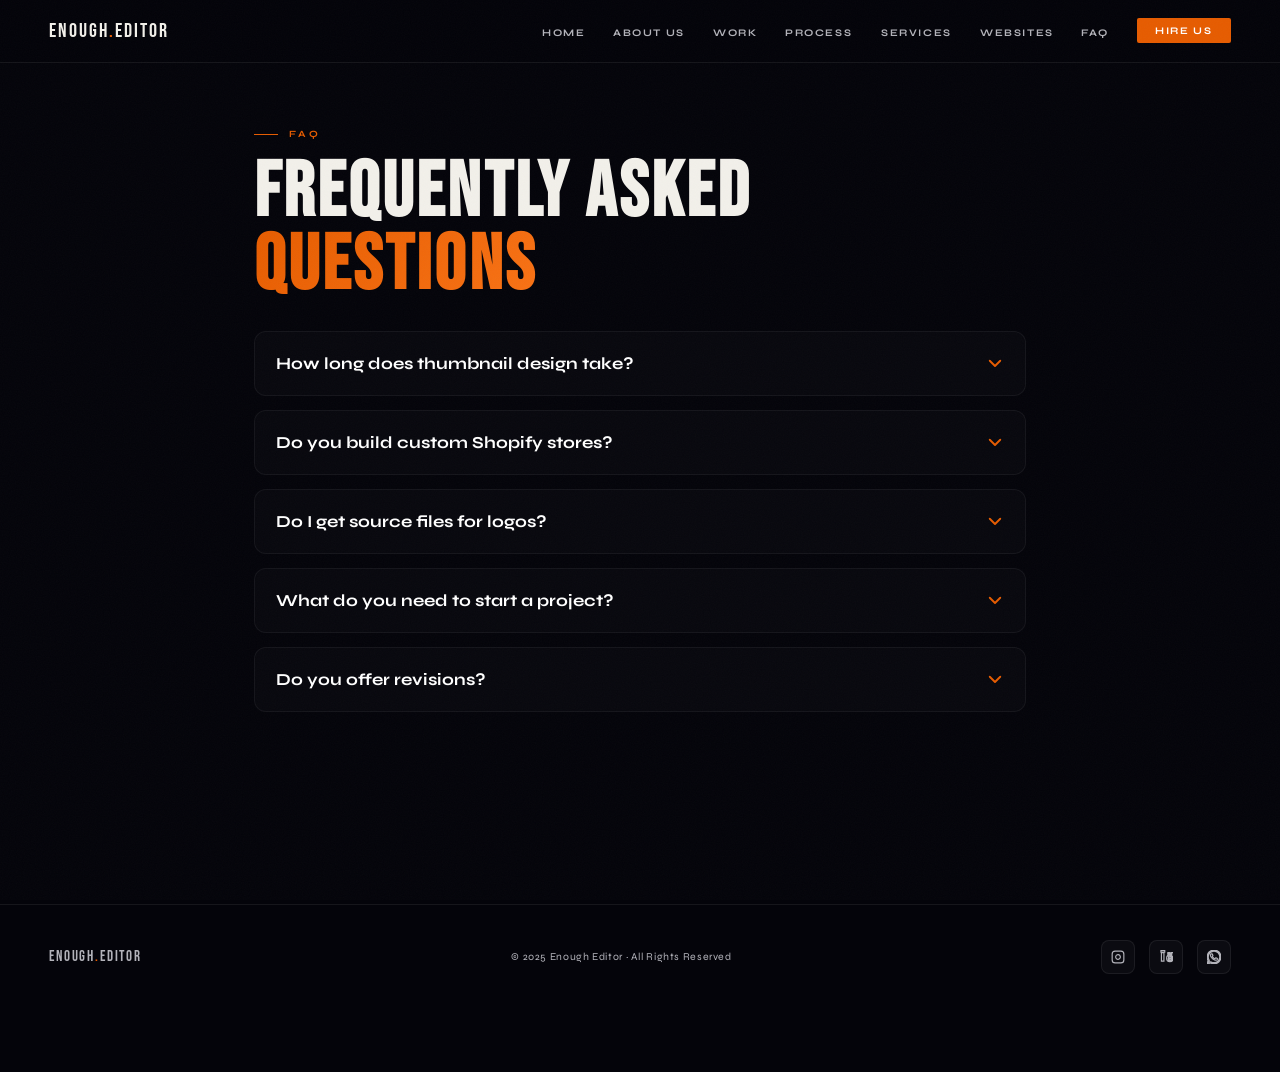
<file: faq.html>
<!DOCTYPE html>
<html lang="en">

<head>
  <meta charset="UTF-8">
  <meta name="viewport" content="width=device-width, initial-scale=1.0">
  <title>FAQ | Enough Editor - Frequently Asked Questions</title>
  <!-- Favicon -->
  <link rel="icon" type="image/png" href="favicon.png">
  <link rel="apple-touch-icon" href="favicon.png">

  <!-- SEO Meta Tags -->
  <link rel="canonical" href="https://enougheditorportfolio.vercel.app/faq.html">
  <meta name="description"
    content="Enough Editor creates high-converting YouTube thumbnails, gaming logos, Shopify stores, and modern websites for creators, brands, and businesses.">
  <meta name="keywords"
    content="Enough Editor, Enough Editor Portfolio, YouTube Thumbnail Designer, Gaming Thumbnail Designer, Shopify Website Designer, Freelance Web Designer India, Gaming Logo Designer, Thumbnail Design Services">
  <meta name="author" content="Abhishek Rajput (Enough Editor)">
  <meta name="robots" content="index, follow">
  <meta name="language" content="English">
  <meta name="google-site-verification" content="_KEqO1nF2MOHul9kT4MBeJ7FigmmgYfl-TEuJ7tZtH8" />

  <!-- Open Graph / Facebook -->
  <meta property="og:type" content="website">
  <meta property="og:url" content="https://enougheditorportfolio.vercel.app/">
  <meta property="og:title" content="Enough Editor | YouTube Thumbnail Designer & Web Developer">
  <meta property="og:description"
    content="Gaming thumbnails, logos & web design services by Enough Editor. High-converting Shopify stores and modern websites.">
  <meta property="og:image" content="https://enougheditorportfolio.vercel.app/assets/Thumbnail/Bgmi%20Gaming%20thumbnail.jpg">
  <meta name="twitter:card" content="summary_large_image">
  <meta name="twitter:title" content="Enough Editor | YouTube Thumbnail Designer & Web Developer">
  <meta name="twitter:description"
    content="Gaming thumbnails, logos & web design services by Enough Editor. High-converting Shopify stores and modern websites.">
  
  <!-- JSON-LD Schema Markup -->
  <script type="application/ld+json">
  {
    "@context": "https://schema.org",
    "@graph": [
      {
        "@type": "Organization",
        "@id": "https://enougheditorportfolio.vercel.app/#organization",
        "name": "Enough Editor",
        "url": "https://enougheditorportfolio.vercel.app/",
        "sameAs": [
          "https://www.instagram.com/enough.editor/",
          "https://www.behance.net/abhishekrajput"
        ],
        "founder": {
          "@id": "https://enougheditorportfolio.vercel.app/#person"
        }
      },
      {
        "@type": "Person",
        "@id": "https://enougheditorportfolio.vercel.app/#person",
        "name": "Abhishek Rajput",
        "alternateName": "Enough Editor",
        "jobTitle": "Lead Designer & Developer",
        "url": "https://enougheditorportfolio.vercel.app/",
        "description": "Abhishek Rajput, known professionally as Enough Editor, is a top-tier graphic designer and web developer specializing in high-converting YouTube thumbnails, gaming logos, Shopify stores, and modern digital experiences."
      },
      {
        "@type": "FAQPage",
        "mainEntity": [
          {
            "@type": "Question",
            "name": "Who is Enough Editor?",
            "acceptedAnswer": {
              "@type": "Answer",
              "text": "Enough Editor is the professional moniker of Abhishek Rajput, a lead designer and web developer specializing in YouTube thumbnails, gaming logos, Shopify stores, and modern web applications."
            }
          },
          {
            "@type": "Question",
            "name": "What services does Enough Editor provide?",
            "acceptedAnswer": {
              "@type": "Answer",
              "text": "Enough Editor provides professional graphic design and web development services, including high-converting YouTube thumbnails, brand identity design, UI/UX design, and custom Shopify store development."
            }
          }
        ]
      },
      {
        "@type": "ProfessionalService",
        "name": "Enough Editor Design Services",
        "description": "High-converting YouTube thumbnails, gaming logos, Shopify stores, and modern websites.",
        "url": "https://enougheditorportfolio.vercel.app/",
        "provider": {
          "@id": "https://enougheditorportfolio.vercel.app/#organization"
        },
        "priceRange": "$$"
      }
    ]
  }
  </script>
  
  <link rel="preconnect" href="https://fonts.googleapis.com">
  <link rel="preconnect" href="https://fonts.gstatic.com" crossorigin>
  <link href="https://fonts.googleapis.com/css2?family=Bebas+Neue&family=Syne:wght@400;600;700;800&family=DM+Sans:ital,wght@0,300;0,400;1,300&display=swap" rel="stylesheet" media="print" onload="this.media='all'">
  <noscript>
    <link href="https://fonts.googleapis.com/css2?family=Bebas+Neue&family=Syne:wght@400;600;700;800&family=DM+Sans:ital,wght@0,300;0,400;1,300&display=swap" rel="stylesheet">
  </noscript>
  <link rel="preload" href="assets/Profile Pic/favicon.webp" as="image" fetchpriority="high">
  <style>
.no-scroll{overflow: hidden !important}*,*::before,*::after{margin: 0;padding: 0;box-sizing: border-box}:root{--bg: #04040a;--surface: #0c0c16;--accent: #e65c00;--accent2: #f97316;--gold: #ffc846;--text: #f2f0ea;--muted: #b3b3ba;--glass: rgba(255,255,255,0.03);--glass-b: rgba(255,255,255,0.07)}html{font-size: 14px;scroll-behavior: smooth}body{background: var(--bg);color: var(--text);font-family: 'DM Sans',sans-serif;overflow-x: hidden;cursor: none}#cur{position: fixed;width: 10px;height: 10px;background: var(--accent);border-radius: 50%;pointer-events: none;z-index: 200000;transform: translate(-50%,-50%);transition: width .15s,height .15s,background .2s}#cur-ring{position: fixed;width: 36px;height: 36px;border: 1.5px solid rgba(255,58,31,.5);border-radius: 50%;pointer-events: none;z-index: 199999;transform: translate(-50%,-50%);transition: all .22s cubic-bezier(.2,.8,.3,1)}body::after{content: '';position: fixed;inset: 0;pointer-events: none;z-index: 9000;opacity: .028;background-image: url("data:image/svg+xml,%3Csvg xmlns='http://www.w3.org/2000/svg' width='300' height='300'%3E%3Cfilter id='n'%3E%3CfeTurbulence type='fractalNoise' baseFrequency='.85' numOctaves='4' stitchTiles='stitch'/%3E%3C/filter%3E%3Crect width='300' height='300' filter='url(%23n)'/%3E%3C/svg%3E")}nav{position: fixed;top: 0;left: 0;right: 0;z-index: 700;display: flex;align-items: center;justify-content: space-between;padding: 1.3rem 3.5rem;transition: background .4s,border-color .4s,backdrop-filter .4s;border-bottom: 1px solid transparent}nav.scrolled{background: rgba(4,4,10,.85);border-color: var(--glass-b);backdrop-filter: blur(8px)}.logo{font-family: 'Bebas Neue',sans-serif;font-size: 1.45rem;letter-spacing: .1em;text-decoration: none;color: var(--text)}.logo span{color: var(--accent)}.nav-links{display: flex;gap: 2rem;list-style: none;align-items: center}.nav-links a{font-family: 'Syne',sans-serif;font-size: .72rem;font-weight: 700;letter-spacing: .16em;text-transform: uppercase;color: var(--muted);text-decoration: none;transition: color .2s}.nav-links a:hover{color: var(--text)}.nav-hire{background: var(--accent);color: #fff !important;padding: .48rem 1.3rem;border-radius: 2px;font-family: 'Syne',sans-serif;font-size: .72rem;font-weight: 700;letter-spacing: .12em;text-transform: uppercase;text-decoration: none;transition: background .2s,transform .2s,box-shadow .2s;box-shadow: 0 0 0 0 rgba(255,58,31,0)}.nav-hire:hover{background: #ff1f00;transform: translateY(-1px);box-shadow: 0 8px 20px rgba(255,58,31,.4)}#hero{min-height: 100vh;display: flex;align-items: center;justify-content: center;position: relative;overflow: hidden;padding: 8rem 3.5rem 9rem}.orb{position: absolute;border-radius: 50%;filter: blur(120px);pointer-events: none;animation: orbFloat 10s ease-in-out infinite}.orb1{width: 600px;height: 600px;background: radial-gradient(circle,rgba(255,58,31,.18),transparent 70%);top: -15%;left: -10%;animation-delay: 0s}.orb2{width: 500px;height: 500px;background: radial-gradient(circle,rgba(255,140,0,.12),transparent 70%);bottom: -10%;right: -8%;animation-delay: -5s}.orb3{width: 300px;height: 300px;background: radial-gradient(circle,rgba(100,60,255,.1),transparent 70%);top: 40%;left: 60%;animation-delay: -3s}@keyframes orbFloat{0%,100%{transform: translate(0,0) scale(1)}50%{transform: translate(30px,-30px) scale(1.05)}}.grid-bg{position: absolute;inset: 0;background-image: linear-gradient(rgba(255,58,31,.04) 1px,transparent 1px),linear-gradient(90deg,rgba(255,58,31,.04) 1px,transparent 1px);background-size: 60px 60px;transform: perspective(600px) rotateX(15deg) scale(1.1);transform-origin: bottom center;pointer-events: none;opacity: .7;animation: gridPulse 6s ease-in-out infinite}@keyframes gridPulse{0%,100%{opacity: .5}50%{opacity: .9}}.hero-scene{position: relative;perspective: 1200px;display: flex;flex-direction: column;align-items: center;z-index: 2;text-align: center;max-width: 900px}.hero-tag{font-family: 'Syne',sans-serif;font-size: .72rem;font-weight: 700;letter-spacing: .3em;text-transform: uppercase;color: var(--accent);margin-bottom: 1.5rem;opacity: 0;animation: fadeUp .8s .2s forwards;display: flex;align-items: center;gap: .8rem}.hero-tag::before,.hero-tag::after{content: '';display: block;width: 30px;height: 1px;background: var(--accent)}.hero-name{font-family: 'Bebas Neue',sans-serif;font-size: clamp(4rem,11vw,10rem);line-height: .92;letter-spacing: .04em;color: var(--text);opacity: 0;animation: fadeUp .9s .4s forwards;transform-style: preserve-3d}.hero-name .stroke{-webkit-text-stroke: 2px var(--text);color: transparent;display: block;background: linear-gradient(135deg,var(--accent),var(--accent2));-webkit-background-clip: text;background-clip: text;-webkit-text-fill-color: transparent}.hero-sub{font-family: 'Syne',sans-serif;font-size: 1rem;font-weight: 600;letter-spacing: .2em;text-transform: uppercase;color: var(--text);margin-top: 1.4rem;opacity: 0;animation: fadeUp .8s .6s forwards}.hero-sub span{color: var(--accent)}.hero-desc{font-size: .95rem;line-height: 1.8;color: var(--muted);max-width: 480px;margin-top: 1.8rem;opacity: 0;animation: fadeUp .8s .8s forwards}.hero-btns{display: flex;gap: 1rem;margin-top: 2.8rem;opacity: 0;animation: fadeUp .8s 1s forwards}.btn-primary{background: var(--accent);color: #fff;padding: .85rem 2.2rem;font-family: 'Syne',sans-serif;font-size: .8rem;font-weight: 700;letter-spacing: .12em;text-transform: uppercase;text-decoration: none;border-radius: 3px;transition: all .25s;box-shadow: 0 4px 20px rgba(255,58,31,.3);display: inline-flex;align-items: center;justify-content: center;gap: .6rem}.btn-primary:hover{background: #ff1f00;transform: translateY(-3px) scale(1.02);box-shadow: 0 12px 20px rgba(255,58,31,.45)}.btn-outline{border: 1.5px solid var(--glass-b);color: var(--text);padding: .85rem 2.2rem;font-family: 'Syne',sans-serif;font-size: .8rem;font-weight: 700;letter-spacing: .12em;text-transform: uppercase;text-decoration: none;border-radius: 3px;transition: all .25s;backdrop-filter: blur(8px);background: var(--glass);display: inline-flex;align-items: center;justify-content: center;gap: .6rem}.btn-outline:hover{border-color: var(--accent);color: var(--accent);transform: translateY(-3px)}.hero-float-cards{display: flex;gap: 1.2rem;margin-top: 4rem;opacity: 0;animation: fadeUp .8s 1.2s forwards}.float-card{background: var(--glass);border: 1px solid var(--glass-b);border-radius: 12px;padding: 1rem 1.4rem;backdrop-filter: blur(8px);font-family: 'Syne',sans-serif;transition: transform .3s;transform-style: preserve-3d}.float-card:hover{transform: translateY(-6px) rotateX(6deg)}.float-card .num{font-family: 'Bebas Neue',sans-serif;font-size: 2.2rem;color: var(--accent);line-height: 1}.float-card .label{font-size: .68rem;font-weight: 700;letter-spacing: .14em;text-transform: uppercase;color: var(--muted);margin-top: .2rem}.scroll-indicator{position: absolute;bottom: 2rem;left: 50%;transform: translateX(-50%);display: flex;flex-direction: column;align-items: center;gap: .4rem;opacity: 0;animation: fadeUp .6s 1.8s forwards;font-family: 'Syne',sans-serif;font-size: .6rem;letter-spacing: .2em;text-transform: uppercase;color: var(--muted);z-index: 5;pointer-events: none}.scroll-line{width: 2px;height: 50px;background: linear-gradient(var(--accent),transparent);animation: scrollLine 1.5s ease-in-out infinite;box-shadow: 0 0 8px rgba(255,115,0,0.6)}@keyframes scrollLine{0%{transform: scaleY(0);transform-origin: top}50%{transform: scaleY(1);transform-origin: top}51%{transform: scaleY(1);transform-origin: bottom}100%{transform: scaleY(0);transform-origin: bottom}}@keyframes fadeUp{from{opacity: 0;transform: translateY(30px)}to{opacity: 1;transform: translateY(0)}}section{padding: 8rem 3.5rem;position: relative}.section-label{font-family: 'Syne',sans-serif;font-size: .68rem;font-weight: 700;letter-spacing: .3em;text-transform: uppercase;color: var(--accent);display: flex;align-items: center;gap: .8rem;margin-bottom: 1.2rem}.section-label::before{content: '';display: block;width: 24px;height: 1px;background: var(--accent)}.section-title{font-family: 'Bebas Neue',sans-serif;font-size: clamp(2.8rem,6vw,5.5rem);letter-spacing: .04em;line-height: .95;margin-bottom: 3.5rem}.section-title em{font-style: normal;background: linear-gradient(135deg,var(--accent),var(--accent2));-webkit-background-clip: text;-webkit-text-fill-color: transparent;background-clip: text}#about{display: grid;grid-template-columns: 1fr 1fr;gap: 6rem;align-items: center;max-width: 1200px;margin: 0 auto}.about-visual{position: relative;perspective: 1000px}.profile-3d-wrap{transform-style: preserve-3d;transform: rotateY(-8deg) rotateX(4deg);transition: transform .5s ease}.profile-3d-wrap:hover{transform: rotateY(0deg) rotateX(0deg)}.profile-img-box{position: relative;border-radius: 50%;overflow: hidden;aspect-ratio: 1/1;background: var(--surface);border: 3px solid var(--accent);box-shadow: 0 0 0 6px rgba(255,115,0,.15),20px 20px 20px rgba(0,0,0,.6),-2px -2px 0 1px rgba(255,58,31,.2);max-width: 380px}.profile-img-box img{width: 100%;height: 100%;object-fit: cover;display: block}.badge-float{position: absolute;background: var(--accent);color: #fff;border-radius: 8px;padding: .7rem 1rem;font-family: 'Syne',sans-serif;font-size: .7rem;font-weight: 700;letter-spacing: .1em;text-transform: uppercase;box-shadow: 0 8px 20px rgba(255,58,31,.4);animation: badgeFloat 4s ease-in-out infinite}.badge-float.b1{bottom: -1.5rem;right: -2rem;animation-delay: 0s}.badge-float.b2{top: -1rem;left: -2rem;background: var(--surface);border: 1px solid var(--glass-b);color: var(--text);box-shadow: 0 8px 20px rgba(0,0,0,.4);animation-delay: -2s}.badge-float .b-num{font-family: 'Bebas Neue',sans-serif;font-size: 1.6rem;display: block;line-height: 1}.badge-float .b-txt{font-size: .6rem;opacity: .75}@keyframes badgeFloat{0%,100%{transform: translateY(0)}50%{transform: translateY(-10px)}}.about-text .section-title{margin-bottom: 1.5rem}.about-bio{color: var(--muted);line-height: 1.9;font-size: .95rem;margin-bottom: 2rem}.about-bio strong{color: var(--text);font-weight: 400}.skills-grid{display: flex;flex-wrap: wrap;gap: .6rem;margin-bottom: 2.5rem}.skill-tag{background: var(--glass);border: 1px solid var(--glass-b);padding: .4rem 1rem;border-radius: 40px;font-family: 'Syne',sans-serif;font-size: .7rem;font-weight: 600;letter-spacing: .1em;text-transform: uppercase;color: var(--text);transition: all .2s}.skill-tag:hover{border-color: var(--accent);color: var(--accent);background: rgba(255,58,31,.06)}.h-scroll-wrapper{position: relative;background: var(--surface);border-bottom: 1px solid var(--glass-b)}#gaming-logos-wrapper{background: var(--bg)}.sticky-container{position: sticky;top: 0;height: 100vh;width: 100%;overflow: hidden;display: flex;flex-direction: column;padding-top: max(90px,15vh)}.sticky-header{padding: 0 max(3.5rem,calc((100vw - 1200px) / 2));width: 100%;margin: 0 auto 2.5rem}.h-scroll-track{display: flex;gap: 2.5rem;width: max-content;will-change: transform;transform-origin: center center}.h-scroll-track[data-dir="forward"],.h-scroll-track[data-dir="reverse"]{padding: 0 max(3.5rem,calc((100vw - 1200px) / 2))}.sticky-header{display: flex;justify-content: space-between;align-items: flex-end;flex-wrap: wrap;gap: 1rem}.scroll-toggle{display: flex;align-items: center;gap: 12px;background: var(--surface);padding: 8px 16px;border-radius: 30px;border: 1px solid var(--glass-b)}.toggle-label{font-size: 0.85rem;color: var(--muted);font-weight: 700;text-transform: uppercase;letter-spacing: 1px}.switch{position: relative;display: inline-block;width: 44px;height: 24px}.switch input{opacity: 0;width: 0;height: 0}.slider{position: absolute;cursor: pointer;top: 0;left: 0;right: 0;bottom: 0;background-color: var(--glass-b);transition: .4s;border-radius: 24px}.slider:before{position: absolute;content: "";height: 18px;width: 18px;left: 3px;bottom: 3px;background-color: var(--muted);transition: .4s;border-radius: 50%}input:checked+.slider{background-color: rgba(255,58,31,0.1);border: 1px solid rgba(255,58,31,0.4)}input:checked+.slider:before{transform: translateX(18px);background-color: var(--accent)}.h-scroll-wrapper.scroll-off{height: auto !important;padding: 6rem 0}.h-scroll-wrapper.scroll-off .sticky-container{position: relative !important;height: auto !important;overflow: visible !important}.h-scroll-wrapper.scroll-off .sticky-header{margin-bottom: 3rem}.h-scroll-wrapper.scroll-off .h-scroll-track{overflow-x: auto;padding-bottom: 2rem;scroll-snap-type: x mandatory;transform: none !important;width: 100vw}.h-scroll-wrapper.scroll-off .work-slide,.h-scroll-wrapper.scroll-off .logo-slide,.h-scroll-wrapper.scroll-off .short-slide{scroll-snap-align: center}.h-scroll-wrapper.scroll-off .h-scroll-track::-webkit-scrollbar{height: 6px}.h-scroll-wrapper.scroll-off .h-scroll-track::-webkit-scrollbar-track{background: var(--surface)}.h-scroll-wrapper.scroll-off .h-scroll-track::-webkit-scrollbar-thumb{background: var(--accent);border-radius: 4px}.mobile-swipe-indicator{display: none}@media(max-width: 900px){.sticky-header{padding: 0 1.5rem;flex-direction: column;align-items: flex-start}.h-scroll-track[data-dir="forward"],.h-scroll-track[data-dir="reverse"]{padding: 0 1.5rem;gap: 1.5rem}.mobile-swipe-indicator{display: flex;flex-direction: column;align-items: center;gap: 0.4rem;font-family: 'Syne',sans-serif;font-size: 0.65rem;font-weight: 700;letter-spacing: 0.2em;text-transform: uppercase;color: var(--accent);margin-top: 1.2rem;width: 140px;align-self: center}.mobile-swipe-indicator .scroll-line{height: 35px}.h-scroll-wrapper.scroll-off .mobile-swipe-indicator{display: none !important}}.work-slide{width: 30rem;flex-shrink: 0}.work-slide .p-card{aspect-ratio: 16/10;height: auto}.logo-slide{width: 22rem;flex-shrink: 0}.logo-slide .p-card{aspect-ratio: 1;height: auto}.short-slide{width: 22rem;flex-shrink: 0}.short-slide .p-card{aspect-ratio: 9/16;height: auto}.p-card{position: relative;border-radius: 14px;overflow: hidden;background: var(--bg);border: 1px solid var(--glass-b);cursor: pointer;transition: transform .4s cubic-bezier(.2,.8,.3,1),box-shadow .4s;transform-style: preserve-3d;will-change: transform}.p-card:hover{transform: translateY(-12px) rotateX(6deg) rotateY(-3deg) scale(1.02);box-shadow: 0 20px 20px rgba(0,0,0,.5),0 0 0 1px rgba(255,58,31,.2),inset 0 1px 0 rgba(255,255,255,.06);z-index: 10}.p-card img{width: 100%;height: 100%;object-fit: cover;display: block;transition: transform .5s}.p-card:hover img{transform: scale(1.05)}.p-card-overlay{position: absolute;inset: 0;background: linear-gradient(to top,rgba(4,4,10,.92) 0%,transparent 50%);opacity: 0;transition: opacity .3s;display: flex;flex-direction: column;justify-content: flex-end;padding: 1.2rem}.p-card:hover .p-card-overlay{opacity: 1}.p-card-title{font-family: 'Syne',sans-serif;font-size: .85rem;font-weight: 700;color: #fff;margin-bottom: .2rem}.p-card-type{font-family: 'Syne',sans-serif;font-size: .62rem;font-weight: 600;letter-spacing: .14em;text-transform: uppercase;color: var(--accent)}.p-card::after{content: '';position: absolute;inset: 0;background: linear-gradient(135deg,rgba(255,255,255,.04) 0%,transparent 60%);pointer-events: none}.marquee-strip{width: 100%;overflow: hidden;border-top: 1px solid var(--glass-b);border-bottom: 1px solid var(--glass-b);padding: 1rem 0;background: var(--bg);display: flex;align-items: center}.marquee-track{display: flex;gap: 2.5rem;white-space: nowrap;animation: marquee 20s linear infinite}.marquee-track .m-item{font-family: 'Bebas Neue',sans-serif;font-size: 1.1rem;letter-spacing: .1em;color: var(--muted);display: flex;align-items: center;gap: .8rem}.marquee-track .m-item span{color: var(--accent);font-size: 1rem}@keyframes marquee{0%{transform: translateX(0)}100%{transform: translateX(-50%)}}#services{position: relative;overflow: hidden}#services::before{content: '';position: absolute;inset: 0;pointer-events: none;background: radial-gradient(ellipse 60% 50% at 20% 50%,rgba(255,115,0,.06) 0%,transparent 60%),radial-gradient(ellipse 50% 60% at 80% 50%,rgba(255,58,31,.05) 0%,transparent 60%)}.services-inner-wrap{max-width: 1200px;margin: 0 auto;position: relative;z-index: 1}.services-header{display: flex;align-items: flex-end;justify-content: space-between;margin-bottom: 3.5rem;flex-wrap: wrap;gap: 1rem}.services-header-left .section-title{margin-bottom: .5rem}.services-count{font-family: 'Bebas Neue',sans-serif;font-size: 5rem;line-height: 1;color: rgba(255,255,255,.04);letter-spacing: .02em;user-select: none;pointer-events: none}.services-grid{position: relative;display: flex;flex-direction: column;gap: 4rem;padding: 2rem 0}.services-grid::before{content: '';position: absolute;top: 0;bottom: 0;left: 50%;width: 2px;background: linear-gradient(to bottom,transparent,rgba(255,115,0,.15) 15%,rgba(255,115,0,.15) 85%,transparent);transform: translateX(-50%);z-index: 0}.timeline-progress{content: '';position: absolute;top: 0;left: 50%;width: 3px;background: linear-gradient(to bottom,rgba(255,115,0,.5),#ff7300,#ffaa00);transform: translateX(-50%);z-index: 1;height: 0%;box-shadow: 0 0 15px rgba(255,115,0,.9),0 0 20px rgba(255,115,0,.6),0 0 20px rgba(255,115,0,.4);transition: height 0.1s ease-out}.timeline-progress::after{content: '';position: absolute;bottom: 0;left: 50%;transform: translateX(-50%);width: 12px;height: 35px;background: #ffaa00;border-radius: 50%;filter: blur(6px);box-shadow: 0 0 20px #ffaa00,0 0 20px #ff7300}.s-card{background: linear-gradient(135deg,rgba(255,255,255,.04) 0%,rgba(255,255,255,.015) 100%);border: 1px solid rgba(255,255,255,.08);border-top-color: rgba(255,255,255,.14);border-radius: 20px;padding: 1.8rem 1.8rem 1.6rem;transition: border-color .35s,box-shadow .35s,transform .2s cubic-bezier(.2,.8,.3,1),opacity .5s,filter .5s;position: relative;overflow: visible;cursor: pointer;backdrop-filter: blur(8px);width: calc(50% - 3rem);margin: 0;z-index: 2;opacity: 0.3;filter: grayscale(1)}.s-card.active{opacity: 1;filter: grayscale(0)}.s-card:nth-child(odd){align-self: flex-start;text-align: right}.s-card:nth-child(even){align-self: flex-end;text-align: left}.s-card:nth-child(odd) .s-tags{justify-content: flex-end}.s-card:nth-child(odd) .s-icon{margin-left: auto;margin-right: 0}.s-card:nth-child(odd)::before{right: auto;left: 1.2rem}.timeline-dot{position: absolute;top: 50%;width: 24px;height: 24px;background: #10101e;border: 4px solid #ff7300;border-radius: 50%;z-index: 10;opacity: 0;box-shadow: 0 0 15px #ff7300,inset 0 0 5px #ff7300}.s-card:nth-child(odd) .timeline-dot{right: -3rem;transform: translate(50%,-50%) scale(0)}.s-card:nth-child(even) .timeline-dot{left: -3rem;transform: translate(-50%,-50%) scale(0)}.s-card.active .timeline-dot{opacity: 1;animation: pulseDot 2s infinite}.s-card.active:nth-child(odd) .timeline-dot{transform: translate(50%,-50%) scale(1);transition: opacity .5s .1s,transform .5s .1s cubic-bezier(.2,.8,.3,1)}.s-card.active:nth-child(even) .timeline-dot{transform: translate(-50%,-50%) scale(1);transition: opacity .5s .1s,transform .5s .1s cubic-bezier(.2,.8,.3,1)}@keyframes pulseDot{0%{box-shadow: 0 0 15px #ff7300,inset 0 0 5px #ff7300,0 0 0 0 rgba(255,115,0,0.6)}50%{box-shadow: 0 0 20px #ffaa00,inset 0 0 15px #ff7300,0 0 0 20px rgba(255,115,0,0)}100%{box-shadow: 0 0 15px #ff7300,inset 0 0 5px #ff7300,0 0 0 0 rgba(255,115,0,0)}}.s-card::before{content: attr(data-num);position: absolute;top: -0.5rem;right: 1.2rem;font-family: 'Bebas Neue',sans-serif;font-size: 5.5rem;color: rgba(255,255,255,.03);line-height: 1;pointer-events: none;letter-spacing: .02em;transition: color .35s}.s-card::after{content: '';position: absolute;inset: 0;border-radius: 20px;background: radial-gradient(400px circle at var(--x,50%) var(--y,50%),rgba(255,115,0,.15),transparent 60%);opacity: 0;transition: opacity .35s;pointer-events: none}.s-card:hover{border-color: rgba(255,115,0,.4);border-top-color: rgba(255,255,255,.3);transform: translateY(-8px) scale(1.02);box-shadow: 0 20px 20px rgba(0,0,0,.5),0 0 0 1px rgba(255,115,0,.2),inset 0 1px 0 rgba(255,255,255,.15)}.s-card:hover::after{opacity: 1}.s-card:hover::before{color: rgba(255,115,0,.06)}.s-icon{width: 44px;height: 44px;background: linear-gradient(135deg,rgba(255,115,0,.2),rgba(255,58,31,.1));border: 1px solid rgba(255,115,0,.25);border-radius: 12px;display: flex;align-items: center;justify-content: center;margin-bottom: 1.3rem;transition: all .3s;box-shadow: 0 4px 16px rgba(255,115,0,.12),inset 0 1px 0 rgba(255,255,255,.1)}.s-card:hover .s-icon{background: linear-gradient(135deg,rgba(255,115,0,.3),rgba(255,58,31,.18));border-color: rgba(255,115,0,.5);box-shadow: 0 6px 20px rgba(255,115,0,.25),inset 0 1px 0 rgba(255,255,255,.15);transform: scale(1.08) rotate(-3deg)}.s-icon svg{width: 20px;height: 20px;stroke: var(--accent);fill: none;stroke-width: 1.8}.s-title{font-family: 'Syne',sans-serif;font-size: 1.05rem;font-weight: 800;color: rgba(255,255,255,.95);margin-bottom: .55rem;letter-spacing: .01em}.s-desc{font-size: .83rem;color: var(--muted);line-height: 1.8;font-weight: 400}.s-tags{display: flex;flex-wrap: wrap;gap: .35rem;margin-top: 1.1rem}.s-tag{font-family: 'Syne',sans-serif;font-size: .58rem;font-weight: 700;letter-spacing: .12em;text-transform: uppercase;background: rgba(255,255,255,.05);border: 1px solid rgba(255,255,255,.1);padding: .22rem .65rem;border-radius: 100px;color: rgba(255,255,255,.45);transition: all .2s}.s-card:hover .s-tag{border-color: rgba(255,115,0,.3);color: rgba(255,115,0,.8);background: rgba(255,115,0,.06)}.modal-overlay{position: fixed;top: 0;left: 0;width: 100vw;height: 100vh;background: rgba(4,4,10,0.85);backdrop-filter: blur(8px);z-index: 10000;display: flex;align-items: center;justify-content: center;opacity: 0;pointer-events: none;transition: 0.3s cubic-bezier(0.2,0.8,0.3,1)}.modal-overlay.active{opacity: 1;pointer-events: auto}.modal-content{background: var(--surface);padding: 2.5rem;border-radius: 20px;border: 1px solid var(--glass-b);max-width: 420px;width: 90%;transform: translateY(30px) scale(0.95);transition: 0.4s cubic-bezier(0.2,0.8,0.3,1);position: relative;box-shadow: 0 20px 20px rgba(0,0,0,0.5)}.modal-overlay.active .modal-content{transform: translateY(0) scale(1)}.modal-close{position: absolute;top: 1.2rem;right: 1.2rem;background: var(--glass);border: 1px solid var(--glass-b);color: var(--muted);cursor: pointer;width: 32px;height: 32px;border-radius: 50%;display: flex;align-items: center;justify-content: center;font-size: 1.2rem;transition: 0.2s}.modal-close:hover{color: var(--text);background: var(--glass-b)}.modal-title{font-family: 'Syne',sans-serif;font-size: 1.6rem;margin-bottom: 0.5rem}.modal-desc{color: var(--muted);font-size: 0.95rem;margin-bottom: 2rem;line-height: 1.5}.modal-options{display: flex;flex-direction: column;gap: 0.8rem}.modal-btn{background: var(--bg);border: 1px solid var(--glass-b);padding: 1.2rem;border-radius: 12px;color: var(--text);cursor: pointer;font-family: 'DM Sans',sans-serif;font-size: 1rem;font-weight: 600;transition: 0.2s;text-align: left;display: flex;align-items: center;gap: 1rem}.modal-btn:hover{border-color: var(--accent);background: rgba(255,115,0,0.05);transform: translateY(-2px)}.modal-btn svg{flex-shrink: 0}#websites{background: var(--bg);padding: 8rem 3.5rem;overflow: hidden}.websites-inner{max-width: 1200px;margin: 0 auto}.websites-grid{display: grid;grid-template-columns: repeat(2,1fr);gap: 1.5rem;margin-top: 1rem}.w-card{position: relative;aspect-ratio: 16/10;perspective: 2000px;cursor: pointer;background: transparent;border: none}.w-card-inner{position: relative;width: 100%;height: 100%;transition: transform 0.9s cubic-bezier(0.19,1,0.22,1);transform-style: preserve-3d}.w-card.flipped .w-card-inner{transform: rotateY(180deg) scale(1.05)}.w-card-front,.w-card-back{position: absolute;inset: 0;width: 100%;height: 100%;backface-visibility: hidden;border-radius: 20px;overflow: hidden;border: 1px solid var(--glass-b);box-shadow: 0 15px 20px rgba(0,0,0,0.3)}.w-card-front{background: var(--surface);display: flex;flex-direction: column}.w-card-back{background: linear-gradient(145deg,#0c0c16,#151525);transform: rotateY(180deg) translateZ(1px);padding: 1.8rem;display: flex;flex-direction: column;border: 1px solid rgba(255,115,0,0.2)}.w-card .w-overlay{position: absolute;inset: 0;background: linear-gradient(to top,rgba(0,0,0,1) 0%,rgba(0,0,0,0.7) 35%,transparent 70%);display: flex;flex-direction: column;justify-content: flex-end;padding: 1.5rem;z-index: 2}.back-header{margin-bottom: 1.2rem;border-bottom: 1px solid rgba(255,255,255,0.05);padding-bottom: 0.8rem}.back-title{font-family: 'Bebas Neue',sans-serif;font-size: 1.8rem;color: var(--accent);letter-spacing: 1px}.back-list{list-style: none;display: flex;flex-direction: column;gap: 0.6rem;overflow-y: auto;padding-right: 5px}.back-list::-webkit-scrollbar{width: 4px}.back-list::-webkit-scrollbar-thumb{background: var(--glass-b);border-radius: 10px}.back-item{display: flex;gap: 0.8rem;font-size: 0.78rem;line-height: 1.4;color: rgba(255,255,255,0.8)}.back-item svg{flex-shrink: 0;width: 14px;height: 14px;stroke: var(--accent);margin-top: 2px}.back-item strong{color: #fff;font-weight: 700;margin-right: 4px}.view-website-btn{margin-top: auto;padding: .6rem 1.4rem;background: var(--accent);color: #fff;text-decoration: none;border-radius: 6px;font-family: 'Syne',sans-serif;font-size: .7rem;font-weight: 800;text-transform: uppercase;letter-spacing: .12em;width: fit-content;display: flex;align-items: center;gap: .6rem;transition: all .3s cubic-bezier(.2,.8,.3,1);position: relative;z-index: 100;pointer-events: auto;transform: translateZ(20px)}.view-website-btn:hover{background: #fff;color: var(--bg);transform: translateY(-3px);box-shadow: 0 10px 20px rgba(255,115,0,0.3)}.browser-bar{background: #141420;padding: .6rem 1rem;display: flex;align-items: center;gap: .5rem;border-bottom: 1px solid rgba(255,255,255,0.05);flex-shrink: 0}.browser-dot{width: 9px;height: 9px;border-radius: 50%}.bd1{background: #ff5f56;box-shadow: 0 0 5px rgba(255,95,86,0.3)}.bd2{background: #ffbd2e;box-shadow: 0 0 5px rgba(255,189,46,0.3)}.bd3{background: #27c93f;box-shadow: 0 0 5px rgba(39,201,63,0.3)}.browser-url{flex: 1;background: rgba(255,255,255,0.03);border: 1px solid rgba(255,255,255,0.05);border-radius: 6px;height: 18px;margin-left: 0.5rem;display: flex;align-items: center;justify-content: center;font-size: 0.6rem;color: rgba(255,255,255,0.85);font-family: 'DM Sans',sans-serif;letter-spacing: 0.04em}.w-label{font-family: 'Syne',sans-serif;font-size: .62rem;font-weight: 700;letter-spacing: .18em;text-transform: uppercase;color: var(--accent);margin-bottom: .3rem}.w-name{font-family: 'Bebas Neue',sans-serif;font-size: 1.9rem;letter-spacing: .06em;color: #fff;line-height: 1}.w-platform{display: inline-flex;align-items: center;gap: .5rem;background: rgba(255,115,0,0.12);border: 1px solid var(--accent);padding: .35rem .9rem;border-radius: 20px;font-family: 'Syne',sans-serif;font-size: .6rem;font-weight: 700;letter-spacing: .1em;text-transform: uppercase;color: var(--accent);margin-top: .8rem;width: fit-content}.w-platform svg{width: 12px;height: 12px}.flip-hint{position: absolute;bottom: 1.2rem;right: 1.5rem;font-size: 0.55rem;font-weight: 800;letter-spacing: 0.12em;color: rgba(255,255,255,0.4);text-transform: uppercase;display: flex;align-items: center;gap: 0.5rem;transition: all 0.3s cubic-bezier(.2,.8,.3,1);pointer-events: none}.w-card:hover .flip-hint{color: var(--accent);transform: translateX(-5px)}.flip-hint svg{width: 12px;height: 12px;stroke: var(--accent);stroke-width: 3}#hire{padding: 10rem 3.5rem;position: relative;overflow: hidden;text-align: center}.hire-bg{position: absolute;inset: 0;pointer-events: none;background: radial-gradient(ellipse 80% 60% at 50% 50%,rgba(255,58,31,.08),transparent);animation: hirePulse 6s ease-in-out infinite}@keyframes hirePulse{0%,100%{opacity: .6}50%{opacity: 1}}.hire-grid{position: absolute;inset: 0;background-image: linear-gradient(rgba(255,58,31,.03) 1px,transparent 1px),linear-gradient(90deg,rgba(255,58,31,.03) 1px,transparent 1px);background-size: 40px 40px;pointer-events: none}.hire-inner{position: relative;z-index: 1;max-width: 800px;margin: 0 auto}.hire-avail{display: inline-flex;align-items: center;gap: .6rem;background: rgba(39,201,63,.1);border: 1px solid rgba(39,201,63,.2);padding: .4rem 1rem;border-radius: 40px;font-family: 'Syne',sans-serif;font-size: .65rem;font-weight: 700;letter-spacing: .14em;text-transform: uppercase;color: #27c93f;margin-bottom: 2rem}.hire-avail::before{content: '';width: 6px;height: 6px;border-radius: 50%;background: #27c93f;animation: pulse 2s infinite}@keyframes pulse{0%,100%{box-shadow: 0 0 0 0 rgba(39,201,63,.4)}50%{box-shadow: 0 0 0 8px rgba(39,201,63,0)}}.hire-title{font-family: 'Bebas Neue',sans-serif;font-size: clamp(3rem,8vw,7rem);letter-spacing: .04em;line-height: .92;margin-bottom: 1.5rem}.hire-title .line2{display: block;background: linear-gradient(135deg,var(--accent),var(--accent2),var(--gold));-webkit-background-clip: text;-webkit-text-fill-color: transparent;background-clip: text}.hire-sub{font-size: .95rem;color: var(--muted);line-height: 1.8;max-width: 520px;margin: 0 auto 3rem}.hire-btns{display: flex;gap: 1rem;justify-content: center;flex-wrap: wrap}.hire-contact-row{display: flex;gap: 2rem;justify-content: center;flex-wrap: wrap;margin-top: 3rem;padding-top: 3rem;border-top: 1px solid var(--glass-b)}.contact-item{display: flex;align-items: center;gap: .8rem;font-family: 'Syne',sans-serif;font-size: .78rem;font-weight: 600;letter-spacing: .08em;color: var(--muted);text-decoration: none;transition: color .2s}.contact-item:hover{color: var(--text)}.contact-item svg{width: 16px;height: 16px;stroke: var(--accent);fill: none;stroke-width: 2}footer{padding: 2.5rem 3.5rem 7rem;border-top: 1px solid var(--glass-b);display: flex;align-items: center;justify-content: space-between;flex-wrap: wrap;gap: 1rem}.footer-logo{font-family: 'Bebas Neue',sans-serif;font-size: 1.1rem;letter-spacing: .12em;color: var(--muted)}.footer-logo span{color: var(--accent)}.footer-copy{font-size: .75rem;color: var(--muted);font-family: 'Syne',sans-serif;letter-spacing: .06em}.footer-social{display: flex;gap: 1rem}.footer-social a{width: 34px;height: 34px;border-radius: 8px;background: var(--glass);border: 1px solid var(--glass-b);display: flex;align-items: center;justify-content: center;transition: all .2s}.footer-social a:hover{background: rgba(255,58,31,.12);border-color: rgba(255,58,31,.3)}.footer-social a svg{width: 14px;height: 14px;stroke: var(--muted);fill: none;stroke-width: 2;transition: stroke .2s}.footer-social a:hover svg{stroke: var(--accent)}.reveal{opacity: 0;transform: translateY(40px);transition: opacity .8s,transform .8s cubic-bezier(.2,.8,.3,1)}.reveal.visible{opacity: 1;transform: translateY(0)}.reveal-left{opacity: 0;transform: translateX(-50px);transition: opacity .8s,transform .8s cubic-bezier(.2,.8,.3,1)}.reveal-left.visible{opacity: 1;transform: translateX(0)}.reveal-right{opacity: 0;transform: translateX(50px);transition: opacity .8s,transform .8s cubic-bezier(.2,.8,.3,1)}.reveal-right.visible{opacity: 1;transform: translateX(0)}.delay-1{transition-delay: .1s}.delay-2{transition-delay: .2s}.delay-3{transition-delay: .3s}.delay-4{transition-delay: .4s}.delay-5{transition-delay: .5s}.nav-hamburger{display: none;flex-direction: column;justify-content: center;gap: 5px;background: none;border: none;cursor: pointer;padding: 4px;z-index: 800}.nav-hamburger span{display: block;width: 24px;height: 2px;background: var(--text);border-radius: 2px;transition: all .3s}.nav-hamburger.open span:nth-child(1){transform: translateY(7px) rotate(45deg)}.nav-hamburger.open span:nth-child(2){opacity: 0}.nav-hamburger.open span:nth-child(3){transform: translateY(-7px) rotate(-45deg)}.mobile-menu{display: none;position: fixed;top: 0;left: 0;right: 0;bottom: 0;background: rgba(4,4,10,.97);backdrop-filter: blur(8px);z-index: 750;flex-direction: column;align-items: center;justify-content: center;gap: 2.5rem;opacity: 0;transition: opacity .3s}.mobile-menu.open{display: flex;opacity: 1}.mobile-menu a{font-family: 'Bebas Neue',sans-serif;font-size: 2.5rem;letter-spacing: .1em;color: var(--text);text-decoration: none;transform: translateY(30px);opacity: 0;transition: transform 0.5s cubic-bezier(0.2,0.8,0.3,1),opacity 0.5s,color 0.2s}.mobile-menu.open a{transform: translateY(0);opacity: 1}.mobile-menu.open a:nth-of-type(1){transition-delay: 0.1s}.mobile-menu.open a:nth-of-type(2){transition-delay: 0.15s}.mobile-menu.open a:nth-of-type(3){transition-delay: 0.2s}.mobile-menu.open a:nth-of-type(4){transition-delay: 0.25s}.mobile-menu.open a:nth-of-type(5){transition-delay: 0.3s}.mobile-menu.open a:nth-of-type(6){transition-delay: 0.35s}.mobile-menu a:hover,.mobile-menu a:active{color: var(--accent)}.mobile-menu .mob-hire{background: var(--accent);color: #fff !important;padding: .6rem 2.5rem;border-radius: 4px;font-size: 2rem}.mob-close{position: absolute;top: 1.5rem;right: 1.5rem;background: rgba(255,255,255,.08);border: 1px solid rgba(255,255,255,.12);border-radius: 50%;width: 44px;height: 44px;display: flex;align-items: center;justify-content: center;color: var(--text);cursor: pointer;transition: all .2s}.mob-close:hover{background: rgba(255,115,0,.15);border-color: rgba(255,115,0,.4);color: var(--accent)}@media(max-width:900px){#cur,#cur-ring{display: none}body{cursor: auto}nav{padding: 1rem 1.5rem}.nav-links{display: none}.nav-hamburger{display: flex}section{padding: 5rem 1.5rem}#hero{padding: 6rem 1.5rem 3rem}#about{grid-template-columns: 1fr;gap: 3rem}.profile-img-box{max-width: 240px;margin: 0 auto}.about-text{text-align: center;display: flex;flex-direction: column;align-items: center}.skills-grid{justify-content: center}#services,#websites{overflow: visible !important}.services-inner-wrap .section-label,.services-inner-wrap .section-title{margin-left: -1.5rem;margin-right: -1.5rem;padding-left: 1.5rem;padding-right: 1.5rem;width: auto}.services-inner-wrap .section-label{position: sticky;z-index: 20;background: var(--surface);top: 35px;padding-top: 2rem;margin-bottom: 0;box-shadow: none}.services-inner-wrap .section-title{position: sticky;z-index: 20;background: var(--surface);top: 80px;padding-bottom: 1rem}.services-grid{display: flex;flex-direction: column;gap: 2rem;padding: 1.5rem 0}.services-grid::before{display: block;left: 10px;transform: none}.timeline-progress{left: 10px;transform: none}.s-card{width: calc(100% - 30px);padding: 1.2rem;align-self: flex-end !important;position: sticky;text-align: left !important}.timeline-dot{display: block}.s-card:nth-child(1){top: 130px;z-index: 1}.s-card:nth-child(2){top: 145px;z-index: 2}.s-card:nth-child(3){top: 160px;z-index: 3}.s-card:nth-child(4){top: 175px;z-index: 4}.s-card:nth-child(5){top: 190px;z-index: 5}.s-card:nth-child(6){top: 205px;z-index: 6}.s-card:nth-child(odd) .s-tags{justify-content: flex-start}.s-card:nth-child(odd) .s-icon{margin-left: 0;margin-right: auto}.s-card:nth-child(odd)::before{right: 0.5rem;left: auto}.s-card:nth-child(odd) .timeline-dot,.s-card:nth-child(even) .timeline-dot{left: -19px;right: auto;transform: translate(-50%,-50%) scale(0)}.s-card.active:nth-child(odd) .timeline-dot,.s-card.active:nth-child(even) .timeline-dot{transform: translate(-50%,-50%) scale(1)}.s-title{font-size: .9rem;margin-bottom: .4rem}.s-desc{font-size: .7rem;line-height: 1.4;margin-bottom: .8rem}.s-icon{width: 28px;height: 28px;margin-bottom: .6rem;border-radius: 8px}.s-icon svg{width: 14px;height: 14px}.s-tag{font-size: .45rem;padding: .2rem .4rem}.s-tags{gap: .3rem;flex-wrap: wrap}.s-card::before{font-size: 2.5rem;top: -0.2rem}.websites-grid{grid-template-columns: 1fr}.hero-float-cards{flex-wrap: wrap;justify-content: center;gap: .8rem}.float-card{min-width: 120px;padding: 1rem 1.2rem}#hire{padding: 6rem 1.5rem}footer{padding: 2rem 1.5rem 6rem;flex-direction: column;align-items: center;text-align: center}.hero-char{width: 180px;right: 0;top: 12%;opacity: 0.55}.hire-char{display: none}.scroll-toggle{scale: .85;transform-origin: right}}@media(max-width:600px){html{font-size: 13px}#hero{padding: 3.2rem 1.2rem 2rem;align-items: center;min-height: 100svh}.scroll-indicator{display: none}.hero-scene{align-items: center;text-align: center;max-width: 100%}.hero-tag{font-size: .62rem;letter-spacing: .2em}.hero-name{font-size: clamp(3.5rem,17vw,6rem)}.hero-btns{flex-direction: column;width: 100%;gap: .8rem;align-items: center;margin-top: 1.5rem}.btn-primary,.btn-outline{text-align: center;width: 90%;max-width: 320px;justify-content: center}.hero-float-cards{display: grid;grid-template-columns: 1fr 1fr;gap: .7rem;width: 100%;margin-top: 1.5rem}.float-card{padding: .9rem 1rem}.float-card .num{font-size: 1.5rem}.hero-char{display: none}.sticky-header{padding: .8rem 1.2rem}.section-title{font-size: clamp(1.6rem,9vw,3rem)}.p-card{border-radius: 10px}.work-slide,.logo-slide{min-width: 260px}.short-slide{min-width: 150px}.about-stats{grid-template-columns: 1fr 1fr}.s-card{padding: 1.6rem}#services{z-index: 4;overflow: visible !important}.pills-section{z-index: 5}#websites{z-index: 6;overflow: visible !important}#hire{z-index: 7}#websites .section-label,#websites .section-title{position: sticky;z-index: 10;background: var(--bg);margin-left: -1.5rem;margin-right: -1.5rem;padding-left: 1.5rem;padding-right: 1.5rem;width: auto}#websites .section-label{top: 35px;padding-top: 2rem;margin-bottom: 0;box-shadow: none}#websites .section-title{top: 80px;padding-bottom: 1rem}.websites-grid{grid-template-columns: 1fr;gap: 1.5rem}.w-card{aspect-ratio: 16/10;position: sticky}.w-card:nth-child(1){top: 130px;z-index: 1}.w-card:nth-child(2){top: 155px;z-index: 2}.w-card:nth-child(3){top: 180px;z-index: 3}.w-card:nth-child(4){top: 205px;z-index: 4}.w-card:nth-child(5){top: 230px;z-index: 5}.w-card-back{padding: 1.4rem}.back-title{font-size: 1.5rem;margin-bottom: 0.8rem}.back-list{gap: 0.4rem;max-height: 160px;overscroll-behavior: contain}.back-item{font-size: 0.7rem}.view-website-btn{padding: 0.5rem 1.2rem;font-size: 0.65rem}.flip-hint{bottom: 1rem;right: 1.2rem}#hire{padding: 4rem 1.2rem}.hire-title{font-size: clamp(2.5rem,13vw,5rem)}.hire-btns{flex-direction: column;align-items: center}.btn-primary,.btn-outline{width: 90%;max-width: 320px}.hire-contact-row{gap: 1.2rem}.contact-item{font-size: .7rem}footer{padding: 1.5rem 1.2rem 6rem;gap: .8rem}.footer-social{gap: .8rem}.modal-content{width: 95%;padding: 2rem 1.2rem}.gallery-content{padding: 1.5rem !important}.gallery-grid{grid-template-columns: 1fr 1fr;gap: .8rem}}.gallery-content{max-width: 1400px !important;width: 95% !important;max-height: 90vh;overflow-y: auto;padding: 3rem !important}.gallery-content::-webkit-scrollbar{width: 8px}.gallery-content::-webkit-scrollbar-track{background: var(--bg);border-radius: 4px}.gallery-content::-webkit-scrollbar-thumb{background: var(--glass-b);border-radius: 4px}.gallery-content::-webkit-scrollbar-thumb:hover{background: var(--accent)}.gallery-grid{display: grid;grid-template-columns: repeat(auto-fill,minmax(300px,1fr));gap: 1.5rem}.gallery-item{border-radius: 12px;overflow: hidden;border: 1px solid var(--glass-b);aspect-ratio: 16/9;position: relative;transition: transform 0.3s,box-shadow 0.3s}.gallery-item:hover{transform: translateY(-5px);box-shadow: 0 10px 20px rgba(0,0,0,0.5),0 0 0 1px rgba(255,115,0,0.3);z-index: 2}.gallery-item img{width: 100%;height: 100%;object-fit: cover;display: block;transition: transform 0.4s}.gallery-item:hover img{transform: scale(1.05)}.float-char{position: absolute;pointer-events: none;animation: floatAnim 4s ease-in-out infinite;filter: drop-shadow(0 20px 30px rgba(0,0,0,0.5));z-index: 10}.hero-char{top: 10%;right: 10%;width: 320px}.hire-char{position:absolute;top:22%;left:calc(50% + 320px);width:260px;animation-duration:5s;z-index:2;pointer-events:none}@keyframes floatAnim{0%,100%{transform: translateY(0) rotate(-2deg)}50%{transform: translateY(-25px) rotate(2deg)}}@media (max-width: 1200px){.hero-char{width: 220px;right: 5%;top: 5%;opacity: 0.5}.hire-char{width: 160px;left:calc(50% + 240px);top: 22%}}.hire-toast{position: fixed;bottom: 2rem;left: 50%;transform: translateX(-50%) translateY(140px);z-index: 9995;display: flex;align-items: center;gap: 1.1rem;background: linear-gradient(135deg,rgba(255,255,255,.13) 0%,rgba(255,255,255,.04) 40%,rgba(255,115,0,.06) 100%);backdrop-filter: blur(8px) saturate(1.8) brightness(1.1);-webkit-backdrop-filter: blur(8px) saturate(1.8) brightness(1.1);border: 1px solid rgba(255,255,255,.22);border-top-color: rgba(255,255,255,.38);border-bottom-color: rgba(255,255,255,.08);border-radius: 100px;padding: .7rem 1rem .7rem .7rem;box-shadow: 0 8px 20px rgba(0,0,0,.45),0 2px 8px rgba(0,0,0,.3),inset 0 1px 0 rgba(255,255,255,.25),inset 0 -1px 0 rgba(0,0,0,.15),0 0 0 1px rgba(255,115,0,.12),0 0 20px rgba(255,115,0,.08);transition: transform .65s cubic-bezier(.2,.8,.3,1),opacity .5s;opacity: 0;min-width: 320px;cursor: default;position: fixed}.hire-toast::before{content: '';position: absolute;inset: 0;border-radius: 100px;pointer-events: none;background: linear-gradient(105deg,rgba(255,255,255,.18) 0%,rgba(255,255,255,0) 30%,rgba(255,115,0,.06) 60%,rgba(255,255,255,.1) 100%);opacity: .7}.hire-toast::after{content: '';position: absolute;top: 0;left: 10%;right: 10%;height: 1px;background: linear-gradient(90deg,transparent,rgba(255,255,255,.6),transparent);border-radius: 100px;pointer-events: none}.hire-toast.show{transform: translateX(-50%) translateY(0);opacity: 1}.hire-toast.hide{transform: translateX(-50%) translateY(160px);opacity: 0;pointer-events: none}.toast-avatar-wrap{position: relative;flex-shrink: 0}.toast-avatar{width: 46px;height: 46px;border-radius: 50%;background: linear-gradient(135deg,var(--accent),#ffb347);display: flex;align-items: center;justify-content: center;font-family: 'Bebas Neue',sans-serif;font-size: 1.1rem;color: #fff;overflow: hidden;border: 1.5px solid rgba(255,255,255,.3);box-shadow: 0 4px 16px rgba(255,115,0,.35),inset 0 1px 0 rgba(255,255,255,.3)}.toast-avatar img{width: 100%;height: 100%;object-fit: cover;display: block}.online-dot{position: absolute;bottom: 1px;right: 1px;width: 11px;height: 11px;border-radius: 50%;background: #22c55e;border: 2px solid rgba(255,255,255,.2);box-shadow: 0 0 6px rgba(34,197,94,.6);animation: pulseDot 2s ease-in-out infinite}@keyframes pulseDot{0%,100%{box-shadow: 0 0 0 0 rgba(34,197,94,.5)}50%{box-shadow: 0 0 0 5px rgba(34,197,94,0)}}.toast-text{flex: 1;position: relative;font-family: 'Syne',sans-serif;font-size: .86rem;font-weight: 700;color: rgba(255,255,255,.95);letter-spacing: .01em;line-height: 1.3}.toast-text span{color: var(--accent)}.toast-status{display: block;font-size: .65rem;font-weight: 500;color: #4ade80;letter-spacing: .04em;margin-top: .1rem}.toast-btn{background: linear-gradient(135deg,rgba(255,255,255,.95),rgba(255,255,255,.85));color: rgba(0,0,0,.85);font-family: 'Syne',sans-serif;font-weight: 800;font-size: .7rem;letter-spacing: .1em;text-transform: uppercase;padding: .52rem 1.1rem;border-radius: 100px;flex-shrink: 0;transition: all .22s;white-space: nowrap;border: none;cursor: pointer;box-shadow: 0 2px 12px rgba(0,0,0,.25),inset 0 1px 0 rgba(255,255,255,.8)}.toast-btn:hover{background: linear-gradient(135deg,var(--accent),var(--accent2));color: #fff;box-shadow: 0 4px 20px rgba(255,115,0,.45),inset 0 1px 0 rgba(255,255,255,.2);transform: scale(1.05)}.toast-close{width: 26px;height: 26px;border-radius: 50%;flex-shrink: 0;background: rgba(255,255,255,.1);border: 1px solid rgba(255,255,255,.18);color: rgba(255,255,255,.6);cursor: pointer;display: flex;align-items: center;justify-content: center;font-size: .7rem;transition: all .2s;box-shadow: inset 0 1px 0 rgba(255,255,255,.15)}.toast-close:hover{background: rgba(255,80,80,.25);border-color: rgba(255,80,80,.4);color: #ff6b6b}@media(max-width:600px){.hire-toast{left: .8rem;right: .8rem;transform: translateX(0) translateY(140px);min-width: 0;bottom: 1.2rem;padding: .6rem .85rem .6rem .65rem;gap: .7rem;border-radius: 20px}.hire-toast.show{transform: translateX(0) translateY(0);opacity: 1}.hire-toast.hide{transform: translateX(0) translateY(160px);opacity: 0}.toast-text{font-size: .78rem}.toast-btn{font-size: .64rem;padding: .4rem .85rem}.toast-avatar{width: 40px;height: 40px}}.pills-section{padding: 7rem 0 5rem;overflow: hidden;background: var(--bg);position: relative}.pills-section .pills-header{text-align: center;margin-bottom: 3.5rem;padding: 0 2rem}.pills-track{display: flex;gap: 1.5rem;align-items: stretch;padding: 0 4rem;justify-content: center;flex-wrap: nowrap;height: 580px;max-width: 100%;width: 100%}.pill-card{flex: 0 0 140px;border-radius: 100px;overflow: hidden;position: relative;transition: flex .55s cubic-bezier(.2,.8,.3,1),box-shadow .4s;cursor: pointer;border: 1px solid rgba(255,255,255,.06);background: var(--surface)}.pill-card:hover,.pill-card.active{flex: 0 0 480px;box-shadow: 0 20px 20px rgba(0,0,0,.6),0 0 0 1px rgba(255,115,0,.2)}.pill-card img{width: 100%;height: 100%;object-fit: cover;display: block;transition: transform .55s cubic-bezier(.2,.8,.3,1),filter .4s;filter: brightness(.45) saturate(.8)}.pill-card:hover img{transform: scale(1.06);filter: brightness(.75) saturate(1.1)}.pill-label{position: absolute;inset: 0;display: flex;align-items: flex-end;padding: 1.5rem 1.2rem;background: linear-gradient(to top,rgba(4,4,10,.9) 0%,rgba(4,4,10,.3) 40%,transparent 70%);transition: opacity .3s}.pill-label-text{font-family: 'Syne',sans-serif;font-weight: 800;font-size: .8rem;letter-spacing: .12em;text-transform: uppercase;color: rgba(255,255,255,.9);white-space: nowrap;writing-mode: vertical-rl;text-orientation: mixed;transform: rotate(180deg);transition: all .4s cubic-bezier(.2,.8,.3,1);opacity: .85}.pill-card:hover .pill-label-text,.pill-card.active .pill-label-text{writing-mode: horizontal-tb;transform: none;font-size: .85rem;opacity: 1;color: #fff}.pill-label-sub{font-family: 'DM Sans',sans-serif;font-size: .72rem;color: var(--muted);margin-top: .3rem;display: none;letter-spacing: .05em}.pill-card:hover .pill-label-sub,.pill-card.active .pill-label-sub{display: block}.pill-cta{position: absolute;top: 1.2rem;right: 1.2rem;background: var(--accent);color: #fff;font-family: 'Syne',sans-serif;font-weight: 700;font-size: .65rem;letter-spacing: .1em;text-transform: uppercase;padding: .35rem .9rem;border-radius: 100px;opacity: 0;transform: translateY(-8px);transition: opacity .3s .1s,transform .3s .1s;border: none;cursor: pointer}.pill-card:hover .pill-cta,.pill-card.active .pill-cta{opacity: 1;transform: translateY(0)}@media(max-width:900px){.pills-track{height: 340px;gap: .7rem;padding: 0 1rem}.pill-card{flex: 0 0 64px}.pill-card:hover,.pill-card.active{flex: 0 0 240px}}@media(max-width:600px){.pills-section{padding: 4rem 0 0}.pills-track{height: 240px;gap: .5rem;padding: 0 .8rem 0;justify-content: flex-start;overflow-x: auto;overflow-y: hidden;-webkit-overflow-scrolling: touch;scrollbar-width: none}.pills-track::-webkit-scrollbar{display: none}.pill-card{flex: 0 0 56px;border-radius: 60px}.pill-card.active{flex: 0 0 200px}.pill-card:hover{flex: 0 0 56px}.pill-card.active:hover{flex: 0 0 200px}.pill-cta{display: none !important}.pill-label-sub{display: none}.pill-card.active .pill-label-sub{display: none}.pill-card:hover .pill-label-text{writing-mode: vertical-rl;text-orientation: mixed;transform: rotate(180deg);font-size: .8rem;opacity: .85;color: rgba(255,255,255,.9)}.pill-card:hover .pill-label-sub{display: none}.pill-card:hover .pill-cta{opacity: 0 !important;transform: translateY(-8px) !important}.pill-card.active .pill-label-text{writing-mode: horizontal-tb;transform: none;font-size: .85rem;opacity: 1;color: #fff}}.pill-detail-panel{overflow: hidden;max-height: 0;opacity: 0;padding: 0 1rem;transition: max-height .45s cubic-bezier(.2,.8,.3,1),opacity .3s ease;pointer-events: none}.pill-detail-panel.open{max-height: 400px;opacity: 1;pointer-events: auto}.pill-detail-inner{background: var(--surface);border: 1px solid rgba(255,115,0,.2);border-radius: 16px;padding: 1.4rem 1.2rem;margin: .8rem 0 2rem;display: flex;flex-direction: column;gap: .6rem}.pdp-title{font-family: 'Syne',sans-serif;font-weight: 800;font-size: 1.1rem;color: #fff}.pdp-desc{font-family: 'DM Sans',sans-serif;font-size: .88rem;color: var(--muted);line-height: 1.6}.pdp-tags{display: flex;flex-wrap: wrap;gap: .4rem}.pdp-tag{font-family: 'Syne',sans-serif;font-size: .62rem;font-weight: 700;letter-spacing: .08em;text-transform: uppercase;padding: .28rem .7rem;border-radius: 100px;border: 1px solid rgba(255,115,0,.35);color: var(--accent);background: rgba(255,115,0,.08)}.pdp-hire{margin-top: .4rem;background: var(--accent);color: #fff;font-family: 'Syne',sans-serif;font-weight: 800;font-size: .85rem;letter-spacing: .08em;text-transform: uppercase;padding: .7rem 1.4rem;border-radius: 100px;border: none;cursor: pointer;width: fit-content;transition: all .2s}.pdp-hire:hover{background: #fff;color: var(--bg)}@media(max-width:600px){.modal-btn{justify-content: center;text-align: center}.modal-content{padding: 2rem 1rem}}#lightbox{position: fixed;inset: 0;z-index: 99999;display: flex;align-items: center;justify-content: center;background: rgba(2,2,8,.96);backdrop-filter: blur(8px);opacity: 0;pointer-events: none;transition: opacity .35s cubic-bezier(.2,.8,.3,1)}#lightbox.open{opacity: 1;pointer-events: auto}.lb-img-wrap{position: relative;display: flex;align-items: center;justify-content: center;max-width: 92vw;max-height: 88vh;transform: scale(.88);opacity: 0;transition: transform .4s cubic-bezier(.2,.8,.3,1),opacity .35s}#lightbox.open .lb-img-wrap{transform: scale(1);opacity: 1}.lb-img-wrap img{max-width: 92vw;max-height: 82vh;object-fit: contain;border-radius: 12px;box-shadow: 0 20px 20px rgba(0,0,0,.7),0 0 0 1px rgba(255,115,0,.15);display: block;transition: opacity .2s}.lb-img-wrap.switching img{opacity: 0}.lb-close{position: fixed;top: 1.2rem;right: 1.2rem;width: 44px;height: 44px;border-radius: 50%;background: rgba(255,255,255,.08);border: 1px solid rgba(255,255,255,.14);color: #fff;font-size: 1.3rem;line-height: 1;display: flex;align-items: center;justify-content: center;cursor: pointer;transition: all .2s;z-index: 2;backdrop-filter: blur(8px)}.lb-close:hover{background: rgba(255,80,80,.2);border-color: rgba(255,80,80,.4);color: #ff6060;transform: rotate(90deg) scale(1.1)}.lb-arrow{position: fixed;top: 50%;transform: translateY(-50%);width: 50px;height: 50px;border-radius: 50%;background: rgba(255,255,255,.07);border: 1px solid rgba(255,255,255,.12);color: #fff;font-size: 1.4rem;display: flex;align-items: center;justify-content: center;cursor: pointer;transition: all .22s;backdrop-filter: blur(8px);z-index: 2;user-select: none}.lb-arrow:hover{background: rgba(255,115,0,.2);border-color: rgba(255,115,0,.45);color: var(--accent);transform: translateY(-50%) scale(1.1)}.lb-prev{left: 1.2rem}.lb-next{right: 1.2rem}@media(max-width:600px){.lb-prev{left: .4rem}.lb-next{right: .4rem}.lb-arrow{width: 40px;height: 40px;font-size: 1.1rem}}.lb-meta{position: fixed;bottom: 1.4rem;left: 50%;transform: translateX(-50%);display: flex;flex-direction: column;align-items: center;gap: .35rem;z-index: 2;pointer-events: none}.lb-counter{font-family: 'Syne',sans-serif;font-size: .72rem;font-weight: 700;letter-spacing: .18em;text-transform: uppercase;color: rgba(255,255,255,.45)}.lb-label{font-family: 'Syne',sans-serif;font-size: .65rem;font-weight: 600;letter-spacing: .14em;text-transform: uppercase;color: var(--accent);background: rgba(255,115,0,.1);border: 1px solid rgba(255,115,0,.25);padding: .22rem .8rem;border-radius: 100px}.lb-hint{position: fixed;top: 1.2rem;left: 50%;transform: translateX(-50%);font-family: 'Syne',sans-serif;font-size: .62rem;font-weight: 600;letter-spacing: .12em;text-transform: uppercase;color: rgba(255,255,255,.25);pointer-events: none;z-index: 2}#testimonials{background: var(--bg);padding: 6rem 0;position: relative;overflow: hidden}.testimonials-container{overflow-x: auto;overflow-y: hidden;padding: 2rem 1rem;scrollbar-width: none;-ms-overflow-style: none}.testimonials-container::-webkit-scrollbar{display: none}.testimonials-track{display: flex;gap: 1.5rem;width: max-content;animation: tScroll 50s linear infinite;padding-left: 2rem}.testimonials-track:hover{animation-play-state: paused}@keyframes tScroll{0%{transform: translateX(0)}100%{transform: translateX(calc(-50% - 0.75rem))}}.t-card{width: 380px;background: rgba(255,255,255,0.03);border: 1px solid rgba(255,255,255,0.08);border-radius: 24px;padding: 2rem;transition: all .4s cubic-bezier(.2,.8,.3,1);position: relative;overflow: hidden;flex-shrink: 0}.t-card:hover{background: rgba(255,255,255,0.05);border-color: rgba(255,115,0,0.3);transform: translateY(-10px);box-shadow: 0 20px 20px rgba(0,0,0,0.4)}.t-card::before{content: '"';position: absolute;top: 1rem;right: 2rem;font-family: 'Bebas Neue',sans-serif;font-size: 5rem;color: var(--accent);opacity: 0.1;line-height: 1}.t-user{display: flex;align-items: center;gap: 1rem;margin-bottom: 1.5rem}.t-avatar{width: 50px;height: 50px;border-radius: 15px;background: linear-gradient(135deg,var(--accent),#ffb347);display: flex;align-items: center;justify-content: center;font-family: 'Bebas Neue',sans-serif;font-size: 1.2rem;color: #fff;border: 1px solid rgba(255,255,255,0.2)}.t-info h4{font-family: 'Syne',sans-serif;font-size: 1rem;font-weight: 800;color: #fff;margin-bottom: 0.2rem}.t-info span{font-family: 'DM Sans',sans-serif;font-size: 0.75rem;color: var(--accent);text-transform: uppercase;letter-spacing: 0.05em}.t-quote{font-family: 'DM Sans',sans-serif;font-size: 0.95rem;color: var(--muted);line-height: 1.6;font-style: italic}.t-stars{display: flex;gap: 0.2rem;margin-top: 1.2rem;color: var(--accent)}.t-stars svg{width: 14px;height: 14px}.t-stars .half{opacity: 0.5}.t-stars .off{opacity: 0.2;color: var(--muted)}@media(max-width:768px){#testimonials{padding: 4rem 0}.t-card{width: 320px;padding: 1.5rem}}
</style>
  <link rel="preload" href="assets/characters/char_0.webp" as="image" media="(min-width: 769px)">
</head>

<body>
<!-- NAV -->
  <nav id="nav" style="background: rgba(4,4,10,.85); border-bottom: 1px solid rgba(255,255,255,0.07); backdrop-filter: blur(8px);">
    <a href="index.html" class="logo"
      >Enough<span>.</span>Editor</a>
    <ul class="nav-links">
      <li><a href="index.html">Home</a></li>
      <li><a href="about-us.html">About Us</a></li>
      <li><a href="index.html#work">Work</a></li>
      <li><a href="index.html#process">Process</a></li>
      <li><a href="index.html#services">Services</a></li>
      <li><a href="website.html">Websites</a></li>
      <li><a href="faq.html">FAQ</a></li>
      <li><a href="index.html#hire" class="nav-hire">Hire Us</a></li>
    </ul>
    <button class="nav-hamburger" id="hamburger" aria-label="Open Menu">
      <span></span><span></span><span></span>
    </button>
  </nav>

  
<!-- MOBILE MENU -->
  <div class="mobile-menu" id="mobileMenu">
    <button class="mob-close" id="mobClose" aria-label="Close Menu">
      <svg viewBox="0 0 24 24" fill="none" stroke="currentColor" stroke-width="2.5" stroke-linecap="round"
        style="width:28px;height:28px;">
        <line x1="18" y1="6" x2="6" y2="18" />
        <line x1="6" y1="6" x2="18" y2="18" />
      </svg>
    </button>
    <a href="index.html" class="mob-link">Home</a>
    <a href="about-us.html" class="mob-link">About Us</a>
    <a href="index.html#work" class="mob-link">Work</a>
    <a href="index.html#process" class="mob-link">Process</a>
    <a href="index.html#services" class="mob-link">Services</a>
    <a href="website.html" class="mob-link">Websites</a>
    <a href="faq.html" class="mob-link">FAQ</a>
    <a href="index.html#hire" class="mob-hire">Hire Us</a>
  </div>
<main id="main-content" style="padding-top: 100px; padding-bottom: 80px;">
  <!-- FAQ -->
  <section style="padding-top: 2rem;">
    <div style="max-width: 800px; margin: 0 auto; padding: 0 1rem;">
      <div class="section-label">FAQ</div>
      <h2 class="section-title" style="text-align: left; margin-bottom: 2rem;">Frequently Asked <em>Questions</em></h2>
      
      <!-- FAQ Accordion -->
      <div class="faq-accordion" style="display: flex; flex-direction: column; gap: 1rem; margin-top: 2rem;">
        
        <div class="faq-item" style="background: rgba(255, 255, 255, 0.02); border: 1px solid rgba(255, 255, 255, 0.05); border-radius: 12px; overflow: hidden; transition: all 0.3s;">
          <button class="faq-trigger" style="width: 100%; background: none; border: none; padding: 1.5rem; text-align: left; display: flex; justify-content: space-between; align-items: center; cursor: pointer; outline: none;">
            <span style="font-family: 'Syne', sans-serif; font-size: 1.2rem; font-weight: 700; color: #fff;">How long does thumbnail design take?</span>
            <svg class="faq-arrow" style="width: 18px; height: 18px; stroke: var(--accent); fill: none; transition: transform 0.3s;" viewBox="0 0 24 24"><path stroke-linecap="round" stroke-linejoin="round" stroke-width="2.5" d="M19 9l-7 7-7-7"></path></svg>
          </button>
          <div class="faq-content" style="max-height: 0; overflow: hidden; transition: max-height 0.3s ease-out; padding: 0 1.5rem;">
            <p style="font-family: 'DM Sans', sans-serif; color: var(--muted); padding-bottom: 1.5rem; line-height: 1.6; font-size: 0.95rem;">Most thumbnail projects are delivered within 24–48 hours, depending on the complexity of the design and visual assets needed.</p>
          </div>
        </div>

        <div class="faq-item" style="background: rgba(255, 255, 255, 0.02); border: 1px solid rgba(255, 255, 255, 0.05); border-radius: 12px; overflow: hidden; transition: all 0.3s;">
          <button class="faq-trigger" style="width: 100%; background: none; border: none; padding: 1.5rem; text-align: left; display: flex; justify-content: space-between; align-items: center; cursor: pointer; outline: none;">
            <span style="font-family: 'Syne', sans-serif; font-size: 1.2rem; font-weight: 700; color: #fff;">Do you build custom Shopify stores?</span>
            <svg class="faq-arrow" style="width: 18px; height: 18px; stroke: var(--accent); fill: none; transition: transform 0.3s;" viewBox="0 0 24 24"><path stroke-linecap="round" stroke-linejoin="round" stroke-width="2.5" d="M19 9l-7 7-7-7"></path></svg>
          </button>
          <div class="faq-content" style="max-height: 0; overflow: hidden; transition: max-height 0.3s ease-out; padding: 0 1.5rem;">
            <p style="font-family: 'DM Sans', sans-serif; color: var(--muted); padding-bottom: 1.5rem; line-height: 1.6; font-size: 0.95rem;">Yes, we specialize in high-converting Shopify store setups, custom responsive themes, user experience design, and branding specifically tailored to your products.</p>
          </div>
        </div>

        <div class="faq-item" style="background: rgba(255, 255, 255, 0.02); border: 1px solid rgba(255, 255, 255, 0.05); border-radius: 12px; overflow: hidden; transition: all 0.3s;">
          <button class="faq-trigger" style="width: 100%; background: none; border: none; padding: 1.5rem; text-align: left; display: flex; justify-content: space-between; align-items: center; cursor: pointer; outline: none;">
            <span style="font-family: 'Syne', sans-serif; font-size: 1.2rem; font-weight: 700; color: #fff;">Do I get source files for logos?</span>
            <svg class="faq-arrow" style="width: 18px; height: 18px; stroke: var(--accent); fill: none; transition: transform 0.3s;" viewBox="0 0 24 24"><path stroke-linecap="round" stroke-linejoin="round" stroke-width="2.5" d="M19 9l-7 7-7-7"></path></svg>
          </button>
          <div class="faq-content" style="max-height: 0; overflow: hidden; transition: max-height 0.3s ease-out; padding: 0 1.5rem;">
            <p style="font-family: 'DM Sans', sans-serif; color: var(--muted); padding-bottom: 1.5rem; line-height: 1.6; font-size: 0.95rem;">Absolutely! All custom gaming logo and branding packages include fully scalable vector source files (AI, EPS, SVG) along with high-resolution transparent PNG files.</p>
          </div>
        </div>

        <div class="faq-item" style="background: rgba(255, 255, 255, 0.02); border: 1px solid rgba(255, 255, 255, 0.05); border-radius: 12px; overflow: hidden; transition: all 0.3s;">
          <button class="faq-trigger" style="width: 100%; background: none; border: none; padding: 1.5rem; text-align: left; display: flex; justify-content: space-between; align-items: center; cursor: pointer; outline: none;">
            <span style="font-family: 'Syne', sans-serif; font-size: 1.2rem; font-weight: 700; color: #fff;">What do you need to start a project?</span>
            <svg class="faq-arrow" style="width: 18px; height: 18px; stroke: var(--accent); fill: none; transition: transform 0.3s;" viewBox="0 0 24 24"><path stroke-linecap="round" stroke-linejoin="round" stroke-width="2.5" d="M19 9l-7 7-7-7"></path></svg>
          </button>
          <div class="faq-content" style="max-height: 0; overflow: hidden; transition: max-height 0.3s ease-out; padding: 0 1.5rem;">
            <p style="font-family: 'DM Sans', sans-serif; color: var(--muted); padding-bottom: 1.5rem; line-height: 1.6; font-size: 0.95rem;">We typically require a brief outline of your goals, brand resources (colors, logo), text content, reference designs you love, and details regarding your target audience.</p>
          </div>
        </div>

        <div class="faq-item" style="background: rgba(255, 255, 255, 0.02); border: 1px solid rgba(255, 255, 255, 0.05); border-radius: 12px; overflow: hidden; transition: all 0.3s;">
          <button class="faq-trigger" style="width: 100%; background: none; border: none; padding: 1.5rem; text-align: left; display: flex; justify-content: space-between; align-items: center; cursor: pointer; outline: none;">
            <span style="font-family: 'Syne', sans-serif; font-size: 1.2rem; font-weight: 700; color: #fff;">Do you offer revisions?</span>
            <svg class="faq-arrow" style="width: 18px; height: 18px; stroke: var(--accent); fill: none; transition: transform 0.3s;" viewBox="0 0 24 24"><path stroke-linecap="round" stroke-linejoin="round" stroke-width="2.5" d="M19 9l-7 7-7-7"></path></svg>
          </button>
          <div class="faq-content" style="max-height: 0; overflow: hidden; transition: max-height 0.3s ease-out; padding: 0 1.5rem;">
            <p style="font-family: 'DM Sans', sans-serif; color: var(--muted); padding-bottom: 1.5rem; line-height: 1.6; font-size: 0.95rem;">We always strive to deliver the absolute best quality tailored to your exact needs. Revisions depend upon the nature and complexity of the work. Standard minor adjustments are included, but if you require major structural changes or additional work outside the initial scope, it will be charged extra specifically for that custom work.</p>
          </div>
        </div>

      </div>
    </div>
  </section>

  <!-- Interactive Accordion JS -->
  <script>
    document.addEventListener('DOMContentLoaded', () => {
      const triggers = document.querySelectorAll('.faq-trigger');
      triggers.forEach(trigger => {
        trigger.addEventListener('click', () => {
          const item = trigger.parentElement;
          const content = item.querySelector('.faq-content');
          const arrow = trigger.querySelector('.faq-arrow');
          const isOpen = item.classList.contains('active-faq');

          // Close all open items
          document.querySelectorAll('.faq-item').forEach(otherItem => {
            otherItem.classList.remove('active-faq');
            otherItem.querySelector('.faq-content').style.maxHeight = '0px';
            otherItem.querySelector('.faq-arrow').style.transform = 'rotate(0deg)';
            otherItem.style.background = 'rgba(255, 255, 255, 0.02)';
            otherItem.style.borderColor = 'rgba(255, 255, 255, 0.05)';
          });

          // Toggle current item
          if (!isOpen) {
            item.classList.add('active-faq');
            content.style.maxHeight = content.scrollHeight + 'px';
            arrow.style.transform = 'rotate(180deg)';
            item.style.background = 'rgba(255, 93, 0, 0.03)';
            item.style.borderColor = 'rgba(255, 93, 0, 0.2)';
          }
        });
      });
    });
  </script>
</main>
<!-- FOOTER -->
  <footer>
    <a href="#top" class="footer-logo" onclick="window.scrollTo({top: 0, behavior: 'smooth'}); return false;"
      style="text-decoration:none;">Enough<span>.</span>Editor</a>
    


    <div class="footer-copy">© 2025 Enough Editor · All Rights Reserved</div>
    <div class="footer-social">
      <a href="https://www.instagram.com/enough.editor/" target="_blank" aria-label="Instagram"><svg viewBox="0 0 24 24"
          fill="none" stroke="currentColor" stroke-width="2">
          <rect x="2" y="2" width="20" height="20" rx="5" ry="5" />
          <path d="M16 11.37A4 4 0 1 1 12.63 8 4 4 0 0 1 16 11.37z" />
          <line x1="17.5" y1="6.5" x2="17.51" y2="6.5" />
        </svg></a>
      <a href="https://www.behance.net/enougheditor" target="_blank" aria-label="Behance"><svg viewBox="0 0 24 24" fill="currentColor">
          <path
            d="M22 7h-7v-2h7v2zm1.726 10c-.442 1.297-2.029 3-5.101 3-3.074 0-5.564-1.729-5.564-5.675 0-3.91 2.325-5.92 5.466-5.92 3.082 0 4.964 1.912 4.964 5.105 0 3.193-.057 2.146-.057 2.146h-7.661c.148 2.378 1.849 2.502 3.125 2.502 1.258 0 2.228-.403 2.656-1.158h2.172zm-7.663-3.324h5.201c-.131-2.457-1.89-2.529-2.592-2.529-1.258 0-2.441.564-2.609 2.529zm-7.618-9.06v14.384h-4.323v-14.384h4.323zm-5.122-3.616h6.55v2.859h-6.55v-2.859zm12.392 3.616v5.823c0 2.529 1.442 3.42 2.946 3.42 1.378 0 2.247-.456 2.654-1.07v1.07h4.095v-9.243h-4.095v5.185c-.321.464-1.026.963-1.83.963-1.096 0-1.428-.845-1.428-1.928v-4.22h-2.342z" />
        </svg></a>
      <a href="#contact-wa" onclick="openModal('wa'); return false;" aria-label="WhatsApp"><svg viewBox="0 0 24 24" fill="currentColor">
          <path
            d="M17.472 14.382c-.297-.149-1.758-.867-2.03-.967-.273-.099-.471-.148-.67.15-.197.297-.767.966-.94 1.164-.173.199-.347.223-.644.075-.297-.15-1.255-.463-2.39-1.475-.883-.788-1.48-1.761-1.653-2.059-.173-.297-.018-.458.13-.606.134-.133.298-.347.446-.52.149-.174.198-.298.298-.497.099-.198.05-.371-.025-.52-.075-.149-.669-1.612-.916-2.207-.242-.579-.487-.5-.669-.51a12.8 12.8 0 0 0-.57-.01c-.198 0-.52.074-.792.372-.272.297-1.04 1.016-1.04 2.479 0 1.462 1.065 2.875 1.213 3.074.149.198 2.096 3.2 5.077 4.487.709.306 1.262.489 1.694.625.712.227 1.36.195 1.871.118.571-.085 1.758-.719 2.006-1.413.248-.694.248-1.289.173-1.413-.074-.124-.272-.198-.57-.347m-5.421 7.403h-.004a9.87 9.87 0 0 1-5.031-1.378l-.361-.214-3.741.982.998-3.648-.235-.374a9.86 9.86 0 0 1-1.51-5.26c.001-5.45 4.436-9.884 9.888-9.884 2.64 0 5.122 1.03 6.988 2.898a9.825 9.825 0 0 1 2.893 6.994c-.003 5.45-4.437 9.884-9.885 9.884m8.413-18.297A11.815 11.815 0 0 0 12.05 0C5.495 0 .16 5.335.157 11.892c0 2.096.547 4.142 1.588 5.945L.057 24l6.305-1.654a11.882 11.882 0 0 0 5.683 1.448h.005c6.554 0 11.89-5.335 11.893-11.893a11.821 11.821 0 0 0-3.48-8.413z" />
        </svg></a>
    </div>
  </footer>

  <!-- CONTACT MODAL -->
  <div class="modal-overlay" id="contactModal">
    <div class="modal-content">
      <div id="modalStep1">
        <button class="modal-close" onclick="closeModal()">×</button>
        <h3 class="modal-title">What do you need?</h3>
        <p class="modal-desc">Select a service and we'll generate a quick message for you.</p>
        <div class="modal-options">
          <button class="modal-btn" onclick="sendContact('YouTube Thumbnails')"><svg viewBox="0 0 24 24" fill="none"
              stroke="currentColor" stroke-width="2" stroke-linecap="round" stroke-linejoin="round"
              style="width:20px;height:20px;stroke:var(--accent);">
              <rect x="3" y="3" width="18" height="18" rx="2" ry="2" />
              <circle cx="8.5" cy="8.5" r="1.5" />
              <polyline points="21 15 16 10 5 21" />
            </svg> YouTube Thumbnails</button>
          <button class="modal-btn" onclick="sendContact('Website Design')"><svg viewBox="0 0 24 24" fill="none"
              stroke="currentColor" stroke-width="2" stroke-linecap="round" stroke-linejoin="round"
              style="width:20px;height:20px;stroke:var(--accent);">
              <rect x="2" y="3" width="20" height="14" rx="2" ry="2" />
              <line x1="8" y1="21" x2="16" y2="21" />
              <line x1="12" y1="17" x2="12" y2="21" />
            </svg> Website Design</button>
          <button class="modal-btn" onclick="sendContact('Short Thumbnails')"><svg viewBox="0 0 24 24" fill="none"
              stroke="currentColor" stroke-width="2" stroke-linecap="round" stroke-linejoin="round"
              style="width:20px;height:20px;stroke:var(--accent);">
              <rect x="5" y="2" width="14" height="20" rx="2" ry="2" />
              <line x1="12" y1="18" x2="12.01" y2="18" />
            </svg> Short Thumbnails</button>
          <button class="modal-btn" onclick="sendContact('Other Work')"><svg viewBox="0 0 24 24" fill="none"
              stroke="currentColor" stroke-width="2" stroke-linecap="round" stroke-linejoin="round"
              style="width:20px;height:20px;stroke:var(--accent);">
              <polygon
                points="12 2 15.09 8.26 22 9.27 17 14.14 18.18 21.02 12 17.77 5.82 21.02 7 14.14 2 9.27 8.91 8.26 12 2" />
            </svg> Other Work</button>
        </div>
      </div>
      <div id="modalStep2" style="display: none;"></div>
    </div>
  </div>

  <!-- GALLERY MODAL -->
  <div class="modal-overlay" id="galleryModal" style="z-index: 10005;">
    <div class="modal-content gallery-content">
      <button class="modal-close" onclick="closeGallery()">×</button>
      <div style="margin-bottom: 2.5rem; text-align: center;">
        <h3 class="modal-title"
          style="font-family:'Bebas Neue',sans-serif; font-size:3.5rem; letter-spacing:0.04em; margin-bottom:0.5rem; color:#fff;">
          All <span style="color:var(--accent)">Thumbnails</span></h3>
        <p class="gallery-label"
          style="color:var(--muted); font-family:'Syne',sans-serif; letter-spacing:0.1em; font-size:0.85rem; text-transform:uppercase;">
          Complete Collection</p>
      </div>
      <div class="gallery-grid"></div>
    </div>
  </div>

  <!-- ============================================================
   JAVASCRIPT
============================================================ -->
  <script src="js/script.js" defer></script>
  <script src="js/splash-cursor.js" defer></script>
</body>

</html>
</file>
